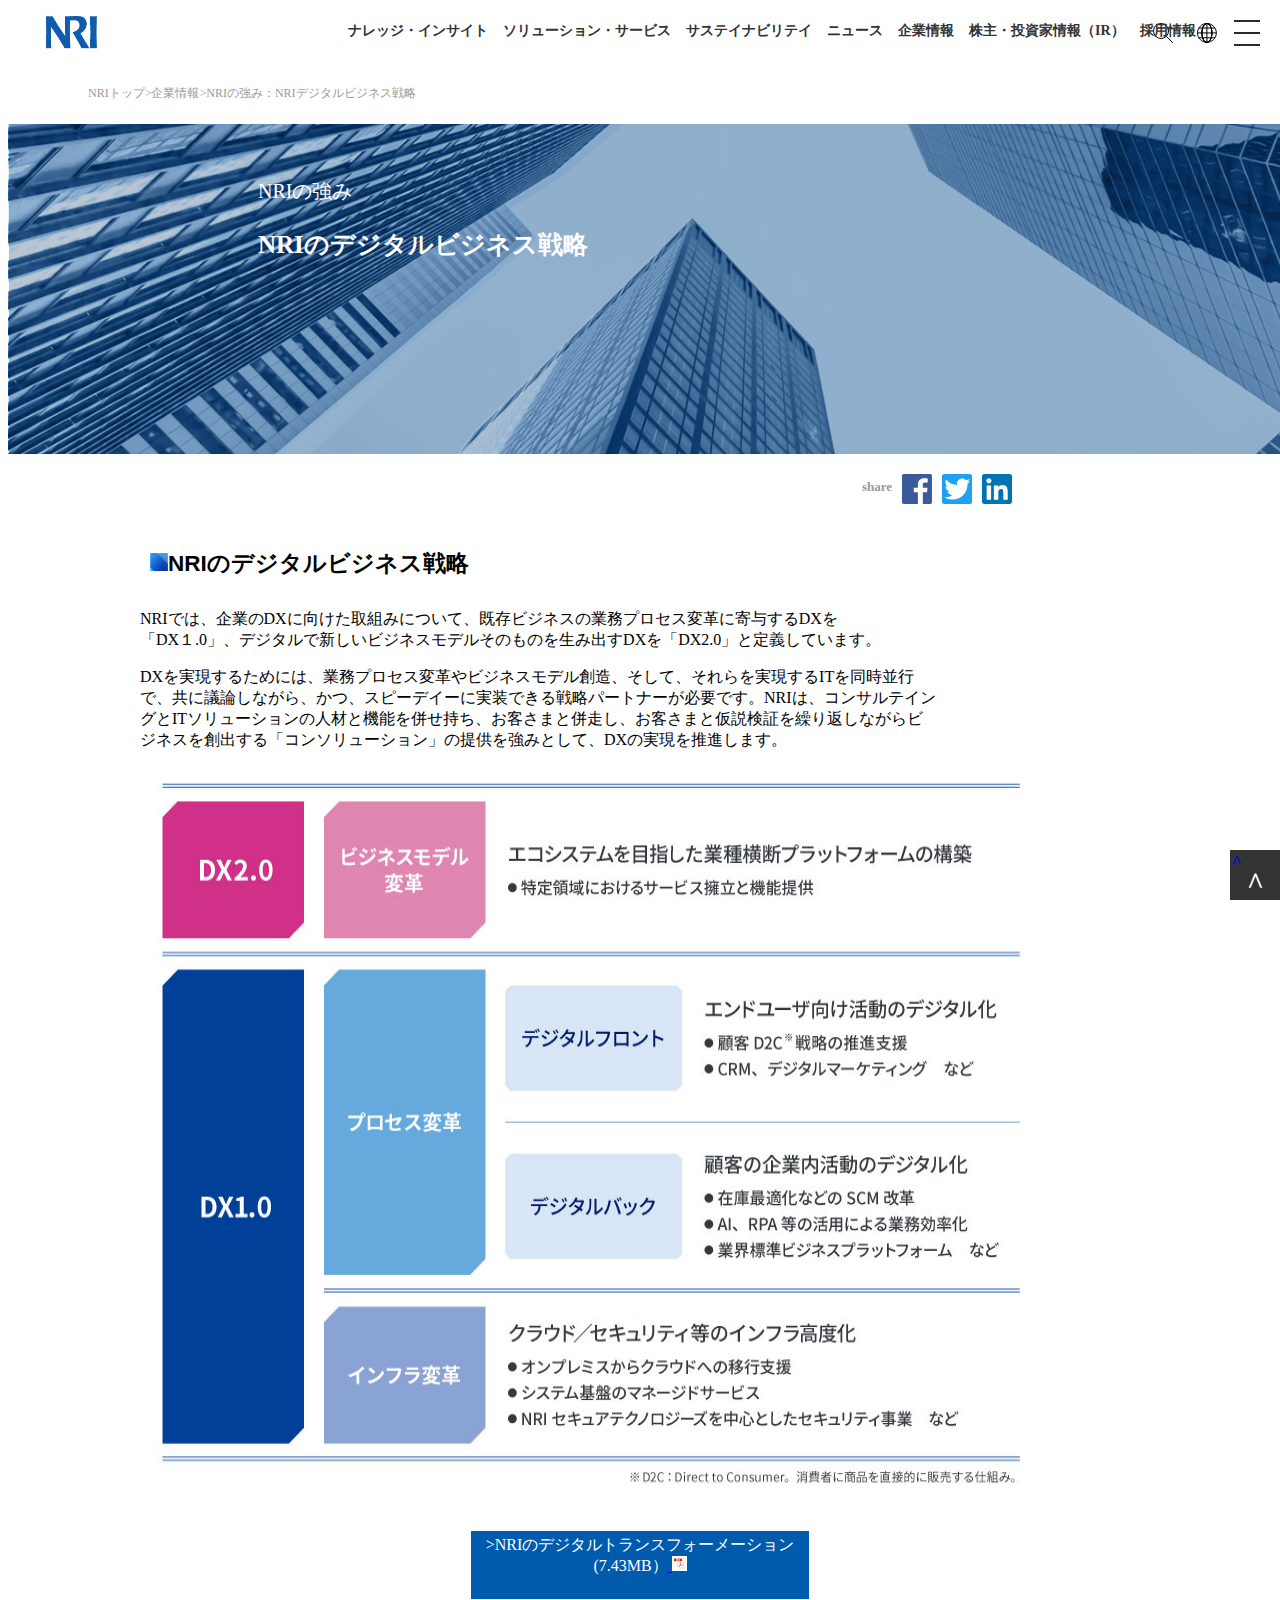
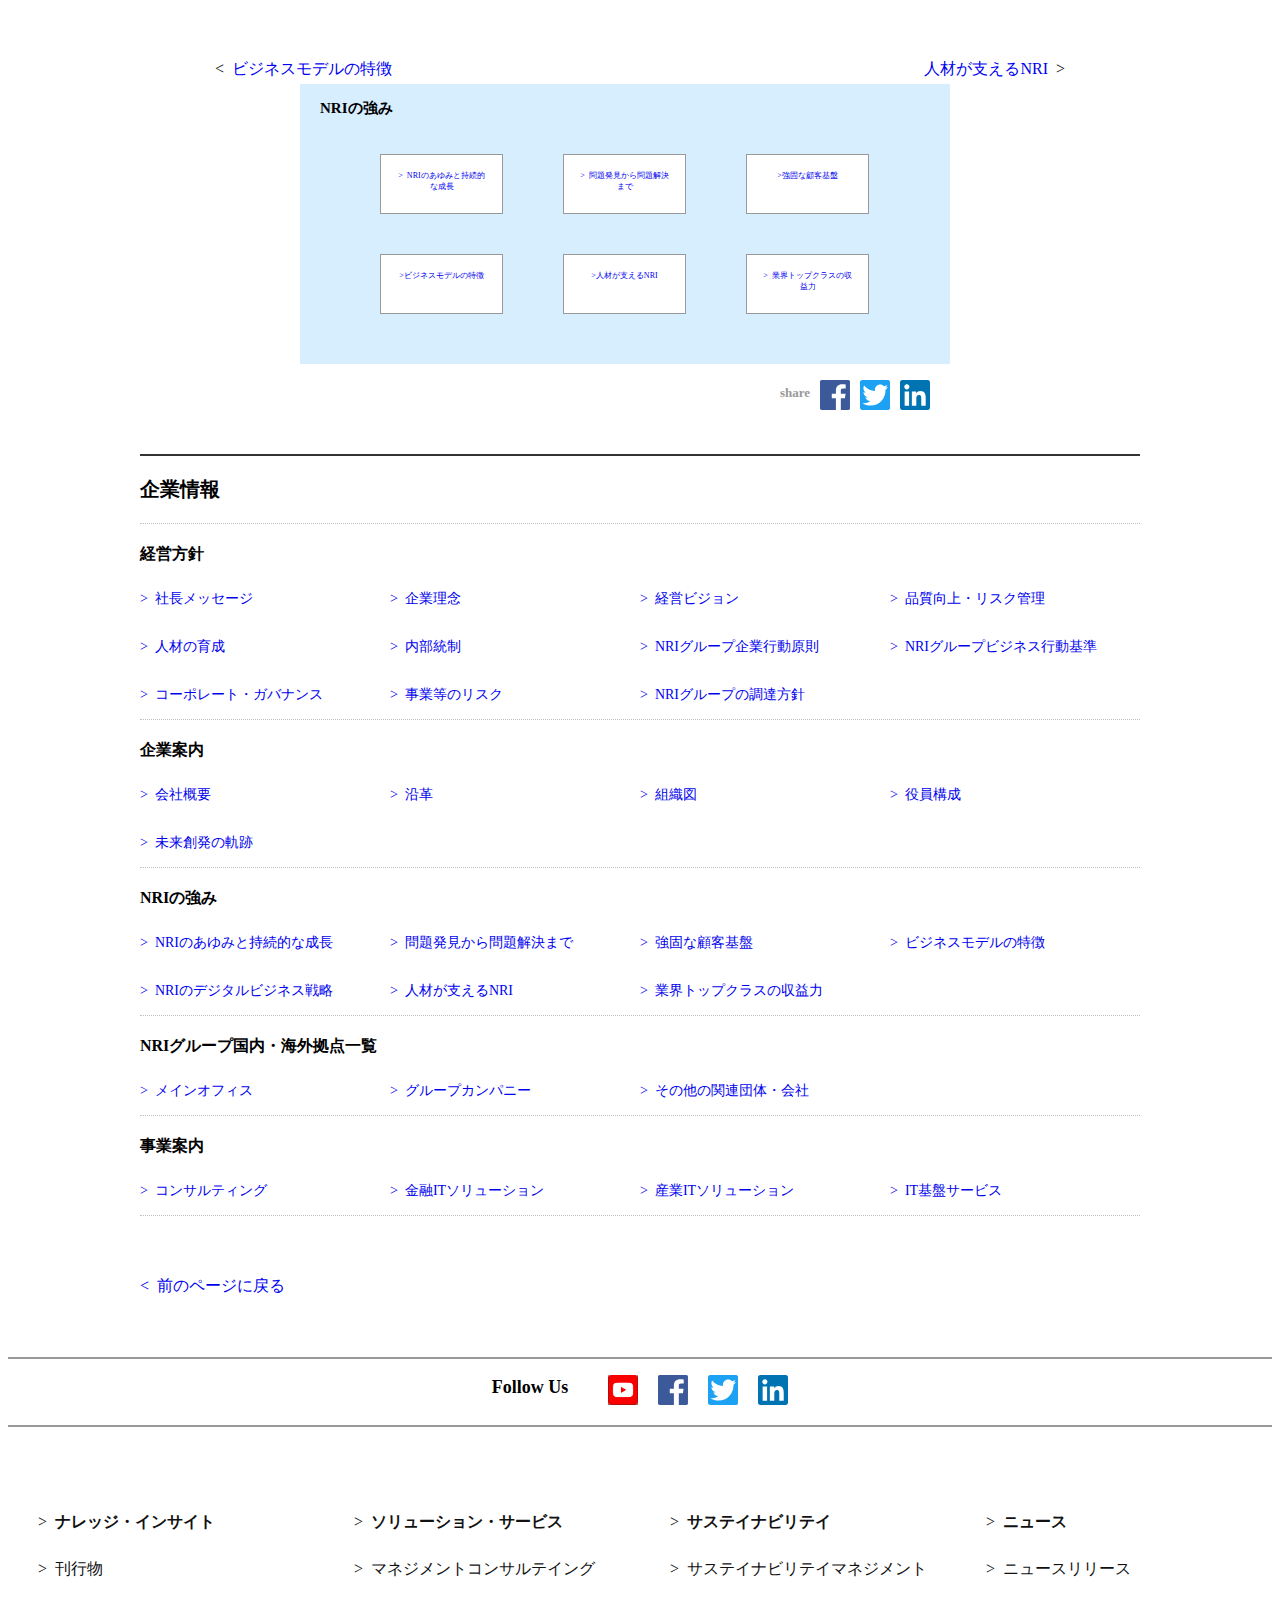
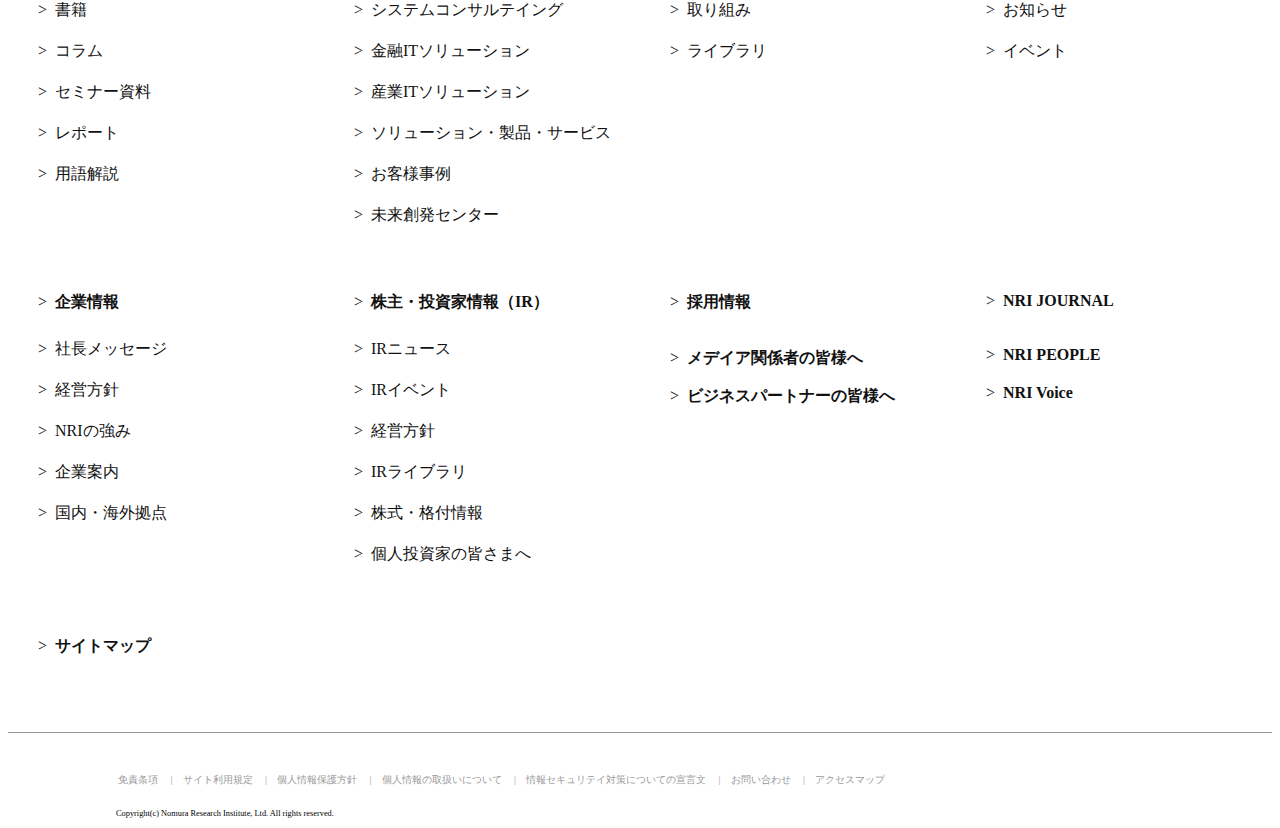
<file: index.html>
<!DOCTYPE html>
<html lang="ja">
<head>
  <meta charset="UTF-8">
  <meta name="viewport" content="width=device-width, initial-scale=1">
  <meta name="description" content="NRIの強み:ビジネスモデルの特徴|企業情報｜野村総合研究所（NRI)">
  <title>NRIの強み:ビジネスモデルの特徴｜企業情報｜野村総合研究所（NRI)</title>
  <link rel="stylesheet" href="styles.css">
  <link rel="icon" type="image/png" href="img/favicon.png" sizes="16x16"> </head>
<body>
  <header>
    <div class="container"> <img src="img/nrilogo.png" alt="NRI" width="70" height="50"></div>
    <nav>
      <ul class="info">
        <li><a href="#"><span class="head">ナレッジ・インサイト</span></a></li>
        <li><a href="#"><span class="head">ソリューション・サービス</span></a></li>
        <li><a href="#"><span class="head">サステイナビリテイ</span></a></li>
        <li><a href="#"><span class="head">ニュース</span></a></li>
        <li><a href="#"><span class="head">企業情報</span></a></li>
        <li><a href="#"><span class="head">株主・投資家情報（IR）</span></a></li>
        <li><a href="#"><span class="head">採用情報</span></a> </li>
      </ul>
    </nav>
    <div class="headerpicture"> <span class="pic"><img src="img/glass.svg" alt="フリーワード検索" width="30" height="20"></span> <span class="pic"><img src="img/earth.svg" alt="英語表記と中国語表記と海外拠点" width="30" height="20"></span>      </div>
    <!--ハンバーガーメニューボタンを実装してみる  -->
    <!-- ここから -->
    <div class="hamburger-menu">
      <div class="hamburger-menu-line line-top"></div>
      <div class="hamburger-menu-line line-middle"></div>
      <div class="hamburger-menu-line line-bottom"></div>
    </div>
    <!-- ここまで -->
    <nav class="bread">
      <ul class="bread-list">
        <li>NRIトップ</li>
        <li>&gt;企業情報</li>
        <li>&gt;NRIの強み：NRIデジタルビジネス戦略</li>
      </ul>
    </nav>
  </header>
  <div class="text-message"> <img src="img/h1_whats_2.jpg" width="1450" height="330" alt="" aria-hidden="true" id="picture2">
    <h1>NRIの強み</h1>
    <p>NRIのデジタルビジネス戦略</p>
  </div>
  <ul class="SNSbutton">
    <li><a href="#"><span class="pic"><img src="img/icon-facebook.svg" alt="facebookでシェア" width="30" height="30"></span></a></li>
    <li><a href="#"><span class="pic"><img src="img/icon-twitter.svg" alt="Twitterでシェア" width="30" height="30"></span></a></li>
    <li><a href="#"><span class="pic"><img src="img/icon-linkedin.svg" alt="linkedinでシェア" width="30" height="30"></span></a></li>
  </ul>
  <div class="maincontainer">
    <section class="topics">
      <h2><span class="pic"><img src="img/bg-heading-h2.png" alt="ブルーbutton" width="18" height="18" >NRIのデジタルビジネス戦略</span></h2>
    </section>
    <div class="NRImessage">
      <p>NRIでは、企業のDXに向けた取組みについて、既存ビジネスの業務プロセス変革に寄与するDXを<br> 「DX１.0」、デジタルで新しいビジネスモデルそのものを生み出すDXを「DX2.0」と定義しています。<br></p>
      <p>DXを実現するためには、業務プロセス変革やビジネスモデル創造、そして、それらを実現するITを同時並行<br> で、共に議論しながら、かつ、スピーデイーに実装できる戦略パートナーが必要です。NRIは、コンサルテイン<br> グとITソリューションの人材と機能を併せ持ち、お客さまと併走し、お客さまと仮説検証を繰り返しながらビ
        <br> ジネスを創出する「コンソリューション」の提供を強みとして、DXの実現を推進します。<br></p>
    </div>
    <div class="picture"> <img src="img/story06_img_01.jpg" width="900" height="730" alt="DXの実現"></div>
    <div class="btn">>NRIのデジタルトランスフォーメーション(7.43MB）<a href="img/NRI_journal_DX2019.pdf" target="_blank">
      <img src="img/images.png" alt="PDF" width="15" height="15"></a></div>
    <div class="NRIstrengths"><a class="NRIbusiness" href="#">&lt;&ensp;ビジネスモデルの特徴</a><a class="NRIhumanresource" href="#">人材が支えるNRI<span class="black">&ensp;&gt;</span></a></div>
    <main>
      <div class="box-header">
        <h3>NRIの強み</h3>
      </div>
      <div class="box-wrapper">
        <div class="NRIstrengthspoint"><a href="#">&gt;&ensp;NRIのあゆみと持続的な成長</a></div>
        <div class="NRIstrengthspoint"><a href="#">&gt;&ensp;問題発見から問題解決まで</a></div>
        <div class="NRIstrengthspoint"><a href="#">&gt;強固な顧客基盤</a></div>
        <div class="NRIstrengthspoint"><a href="#">&gt;ビジネスモデルの特徴</a></div>
        <div class="NRIstrengthspoint"><a href="#">&gt;人材が支えるNRI</a></div>
        <div class="NRIstrengthspoint"><a href="#">&gt;&ensp;業界トップクラスの収益力</a></div>
      </div>
      <ul class="SNSbuttontwo">
        <li><a href="#"><span class="pic"><img src="img/icon-facebook.svg" alt="facebookでシェア" width="30" height="30"></span></a></li>
        <li><a href="#"><span class="pic"><img src="img/icon-twitter.svg" alt="Twitterでシェア" width="30" height="30"></span></a></li>
        <li><a href="#"><span class="pic"><img src="img/icon-linkedin.svg" alt="linkedinでシェア" width="30" height="30"></span></a></li>
      </ul>
    </main>
    <div class="company-infomation">
      <div class="business">企業情報</div>
      <p class="company-infomation-title">経営方針</p>
      <div class="company-common">
        <div class="companygrowth"><a href="#">&gt;&ensp;社長メッセージ</a></div>
        <div class="companygrowth"><a href="#">&gt;&ensp;企業理念</a></div>
        <div class="companygrowth"><a href="#">&gt;&ensp;経営ビジョン</a></div>
        <div class="companygrowth"><a href="#">&gt;&ensp;品質向上・リスク管理</a></div>
        <div class="companygrowth"><a href="#">&gt;&ensp;人材の育成</a></div>
        <div class="companygrowth"><a href="#">&gt;&ensp;内部統制</a></div>
        <div class="companygrowth"><a href="#">&gt;&ensp;NRIグループ企業行動原則</a></div>
        <div class="companygrowth"><a href="#">&gt;&ensp;NRIグループビジネス行動基準</a></div>
        <div class="companygrowth"><a href="#">&gt;&ensp;コーポレート・ガバナンス</a></div>
        <div class="companygrowth"><a href="#">&gt;&ensp;事業等のリスク</a></div>
        <div class="companygrowth"><a href="#">&gt;&ensp;NRIグループの調達方針</a></div>
      </div>
      <div class="company-infomation-title">企業案内</div>
      <div class="company-common">
        <div class="companygrowth"><a href="#">&gt;&ensp;会社概要</a></div>
        <div class="companygrowth"><a href="#">&gt;&ensp;沿革</a></div>
        <div class="companygrowth"><a href="#">&gt;&ensp;組織図</a></div>
        <div class="companygrowth"><a href="#">&gt;&ensp;役員構成</a></div>
        <div class="companygrowth"><a href="#">&gt;&ensp;未来創発の軌跡</a></div>
      </div>
      <div class="company-infomation-title">NRIの強み</div>
      <div class="company-common">
        <div class="companygrowth"><a href="#">&gt;&ensp;NRIのあゆみと持続的な成長</a></div>
        <div class="companygrowth"><a href="#">&gt;&ensp;問題発見から問題解決まで</a></div>
        <div class="companygrowth"><a href="#">&gt;&ensp;強固な顧客基盤</a></div>
        <div class="companygrowth"><a href="#">&gt;&ensp;ビジネスモデルの特徴</a></div>
        <div class="companygrowth"><a href="#">&gt;&ensp;NRIのデジタルビジネス戦略</a></div>
        <div class="companygrowth"><a href="#">&gt;&ensp;人材が支えるNRI</a></div>
        <div class="companygrowth"><a href="#">&gt;&ensp;業界トップクラスの収益力</a></div>
      </div>
      <div class="company-infomation-title">NRIグループ国内・海外拠点一覧</div>
      <div class="company-common">
        <div class="companygrowth"><a href="#">&gt;&ensp;メインオフィス</a></div>
        <div class="companygrowth"><a href="#">&gt;&ensp;グループカンパニー</a></div>
        <div class="companygrowth"><a href="#">&gt;&ensp;その他の関連団体・会社</a></div>
      </div>
      <div class="company-infomation-title">事業案内</div>
      <div class="company-common">
        <div class="companygrowth"><a href="#">&gt;&ensp;コンサルティング</a></div>
        <div class="companygrowth"><a href="#">&gt;&ensp;金融ITソリューション</a></div>
        <div class="companygrowth"><a href="#">&gt;&ensp;産業ITソリューション</a></div>
        <div class="companygrowth"><a href="#">&gt;&ensp;IT基盤サービス</a></div>
      </div>
    </div>
    <div class="back"><a href="#">&lt;&ensp;前のページに戻る</a></div>
  </div>
  <div class="SNSsharebutton">
    <p>Follow Us</p>
    <ul class="sns-button-list">
      <li class="sns-button-list-item"><a href="#"><img src="img/icon-YouTube.png" alt="YouTubeでシェア" width="30" height="30"></a></li>
      <li class="sns-button-list-item"><a href="#"><img src="img/icon-facebook.svg" alt="facebookでシェア" width="30" height="30"></a></li>
      <li class="sns-button-list-item"><a href="#"><img src="img/icon-twitter.svg" alt="Twitterでシェア" width="30" height="30"></a></li>
      <li class="sns-button-list-item"><a href="#"><img src="img/icon-linkedin.svg" alt="linkedinでシェア" width="30" height="30"></a></li>
    </ul>
  </div>
  <div class="knowledge">
    <div class="knowledge-item">
      <div class="common"><a href="#">&gt;&ensp;ナレッジ・インサイト</a></div>
      <ul class="knowledgepoint">
        <li class="knowledgepoint-item"><a href="#">&gt;&ensp;刊行物</a></li>
        <li class="knowledgepoint-item"><a href="#">&gt;&ensp;書籍</a></li>
        <li class="knowledgepoint-item"><a href="#">&gt;&ensp;コラム</a></li>
        <li class="knowledgepoint-item"><a href="#">&gt;&ensp;セミナー資料</a></li>
        <li class="knowledgepoint-item"><a href="#">&gt;&ensp;レポート</a></li>
        <li class="knowledgepoint-item"><a href="#">&gt;&ensp;用語解説</a></li>
      </ul>
    </div>
    <div class="knowledge-item">
      <div class="common"><a href="#">&gt;&ensp;ソリューション・サービス</a></div>
      <ul class="knowledgepoint">
        <li class="knowledgepoint-item"><a href="#">&gt;&ensp;マネジメントコンサルテイング</a></li>
        <li class="knowledgepoint-item"><a href="#">&gt;&ensp;システムコンサルテイング</a></li>
        <li class="knowledgepoint-item"><a href="#">&gt;&ensp;金融ITソリューション</a></li>
        <li class="knowledgepoint-item"><a href="#">&gt;&ensp;産業ITソリューション</a></li>
        <li class="knowledgepoint-item"><a href="#">&gt;&ensp;ソリューション・製品・サービス</a></li>
        <li class="knowledgepoint-item"><a href="#">&gt;&ensp;お客様事例</a></li>
        <li class="knowledgepoint-item"><a href="#">&gt;&ensp;未来創発センター</a></li>
      </ul>
    </div>
    <div class="knowledge-item">
      <div class="common"><a href="#">&gt;&ensp;サステイナビリテイ</a></div>
      <ul class="knowledgepoint">
        <li class="knowledgepoint-item"><a href="#">&gt;&ensp;サステイナビリテイマネジメント</a></li>
        <li class="knowledgepoint-item"><a href="#">&gt;&ensp;取り組み</a></li>
        <li class="knowledgepoint-item"><a href="#">&gt;&ensp;ライブラリ</a></li>
      </ul>
    </div>
    <div class="knowledge-item">
      <div class="common"><a href="#">&gt;&ensp;ニュース</a></div>
      <ul class="knowledgepoint">
        <li class="knowledgepoint-item"><a href="#">&gt;&ensp;ニュースリリース</a></li>
        <li class="knowledgepoint-item"><a href="#">&gt;&ensp;お知らせ</a></li>
        <li class="knowledgepoint-item"><a href="#">&gt;&ensp;イベント</a></li>
      </ul>
    </div>
    <div class="knowledge-item">
      <div class="common"><a href="#">&gt;&ensp;企業情報</a></div>
      <ul class="knowledgepoint">
        <li class="knowledgepoint-item"><a href="#">&gt;&ensp;社長メッセージ</a></li>
        <li class="knowledgepoint-item"><a href="#">&gt;&ensp;経営方針</a></li>
        <li class="knowledgepoint-item"><a href="#">&gt;&ensp;NRIの強み</a></li>
        <li class="knowledgepoint-item"><a href="#">&gt;&ensp;企業案内</a></li>
        <li class="knowledgepoint-item"><a href="#">&gt;&ensp;国内・海外拠点</a></li>
      </ul>
    </div>
    <div class="knowledge-item">
      <div class="common"><a href="#">&gt;&ensp;株主・投資家情報（IR）</a></div>
      <ul class="knowledgepoint">
        <li class="knowledgepoint-item"><a href="#">&gt;&ensp;IRニュース</a></li>
        <li class="knowledgepoint-item"><a href="#">&gt;&ensp;IRイベント</a></li>
        <li class="knowledgepoint-item"><a href="#">&gt;&ensp;経営方針</a></li>
        <li class="knowledgepoint-item"><a href="#">&gt;&ensp;IRライブラリ</a></li>
        <li class="knowledgepoint-item"><a href="#">&gt;&ensp;株式・格付情報</a></li>
        <li class="knowledgepoint-item"><a href="#">&gt;&ensp;個人投資家の皆さまへ</a></li>
      </ul>
    </div>
    <div class="knowledge-item">
      <div class="common"><a href="#">&gt;&ensp;採用情報</a></div>
      <ul class="knowledgepoint">
        <li class="knowledgepoint-tool"><a href="#">&gt;&ensp;メデイア関係者の皆様へ</a></li>
        <li class="knowledgepoint-tool"><a href="#">&gt;&ensp;ビジネスパートナーの皆様へ</a></li>
      </ul>
    </div>
    <div class="knowledge-item">
      <div class="common"><a href="#">&gt;&ensp;NRI JOURNAL</a></div>
      <ul class="knowledgepoint">
        <li class="knowledgepoint-tool"><a href="#">&gt;&ensp;NRI PEOPLE</a></li>
        <li class="knowledgepoint-tool"><a href="#">&gt;&ensp;NRI Voice</a></li>
      </ul>
    </div>
    <div class="sitemap"><a href="#">&gt;&ensp;サイトマップ</a></div>
  </div>
  <footer class="footer">
    <nav class="footer-navigation">
      <div class="footer-navigation-list">
        <ul class="footer-item">
          <li class="footer-item"><a href="#">免責条項</a></li>
          <li class="footer-item"><a href="#">サイト利用規定</a></li>
          <li class="footer-item"><a href="#">個人情報保護方針</a></li>
          <li class="footer-item"><a href="#">個人情報の取扱いについて</a></li>
          <li class="footer-item"><a href="#">情報セキュリテイ対策についての宣言文</a></li>
          <li class="footer-item"><a href="#">お問い合わせ</a></li>
          <li class="footer-item"><a href="#">アクセスマップ</a></li>
        </ul>
        <p><small>Copyright(c) Nomura Research Institute, Ltd. All rights reserved.</small></p>
      </div>
      <div id="page_top"><a href="#">&and;</a></div>
    </nav>
  </footer>
</body>
</html>
</file>
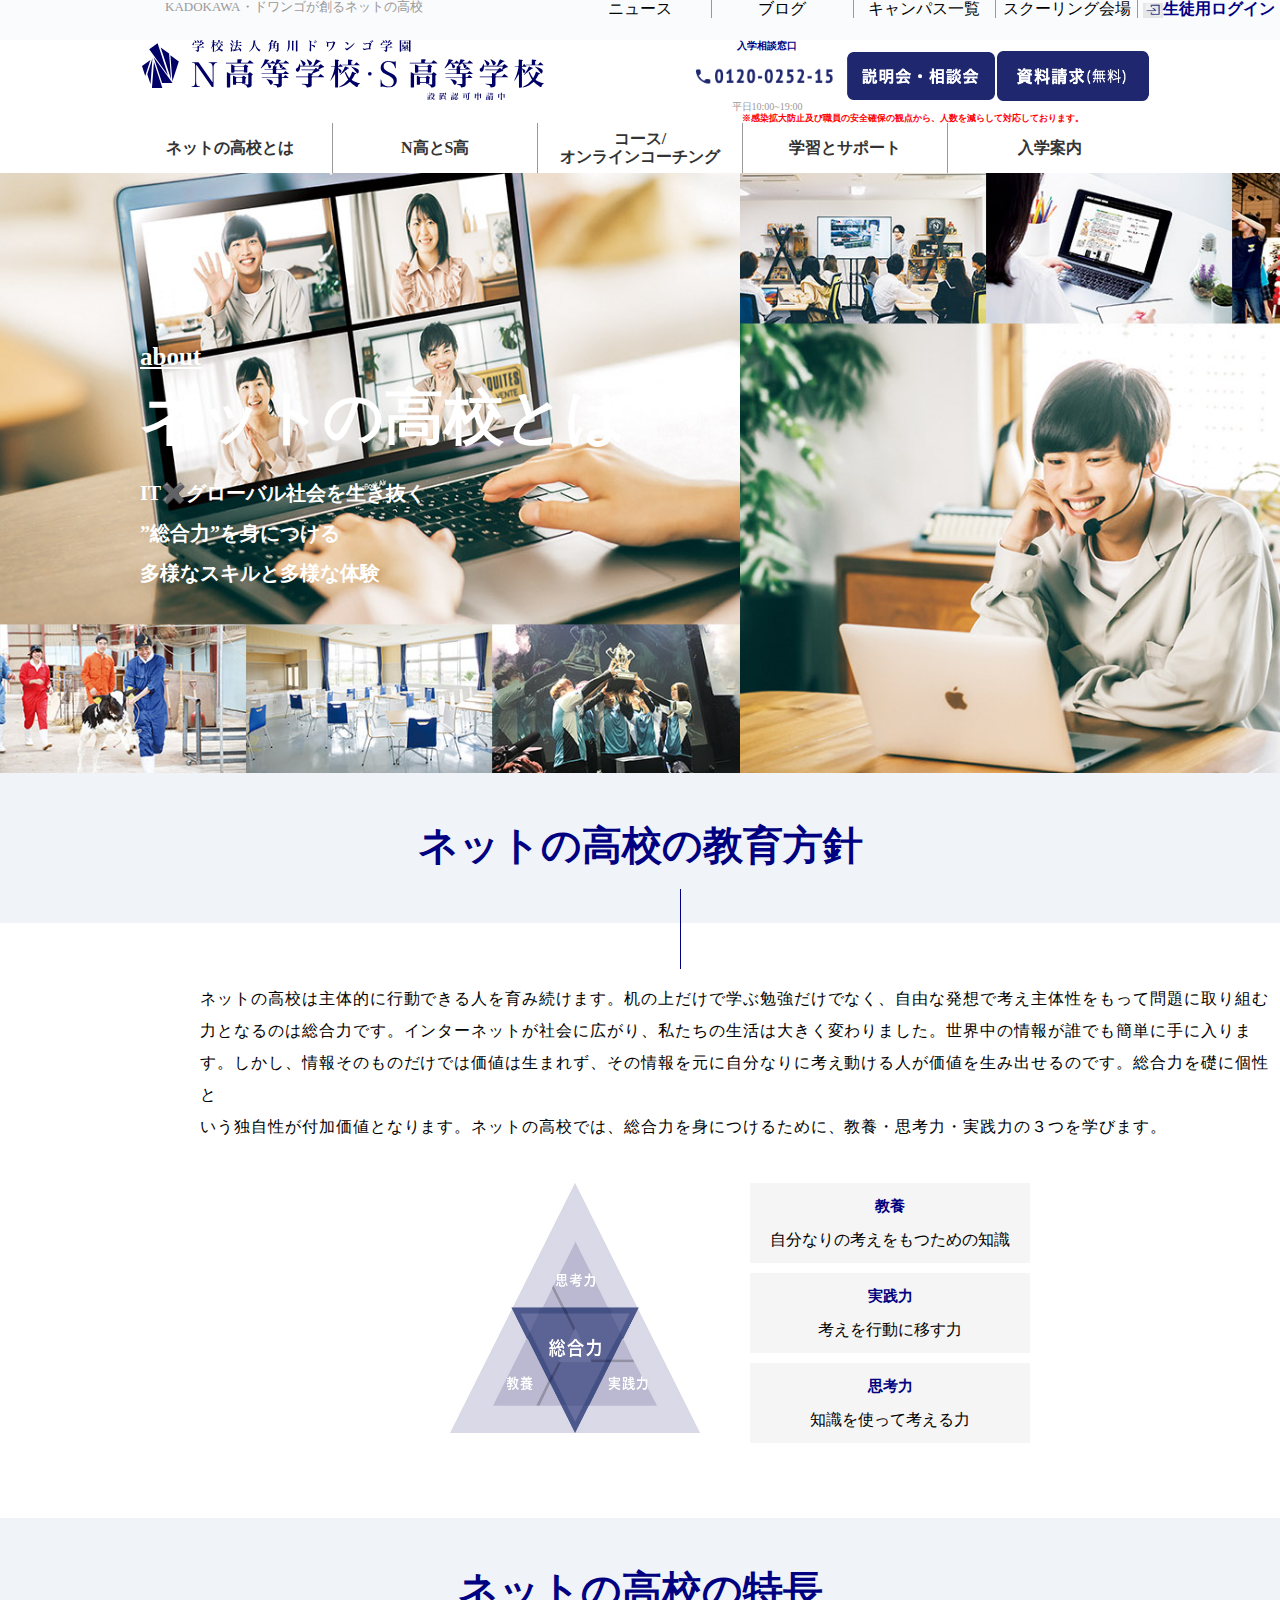
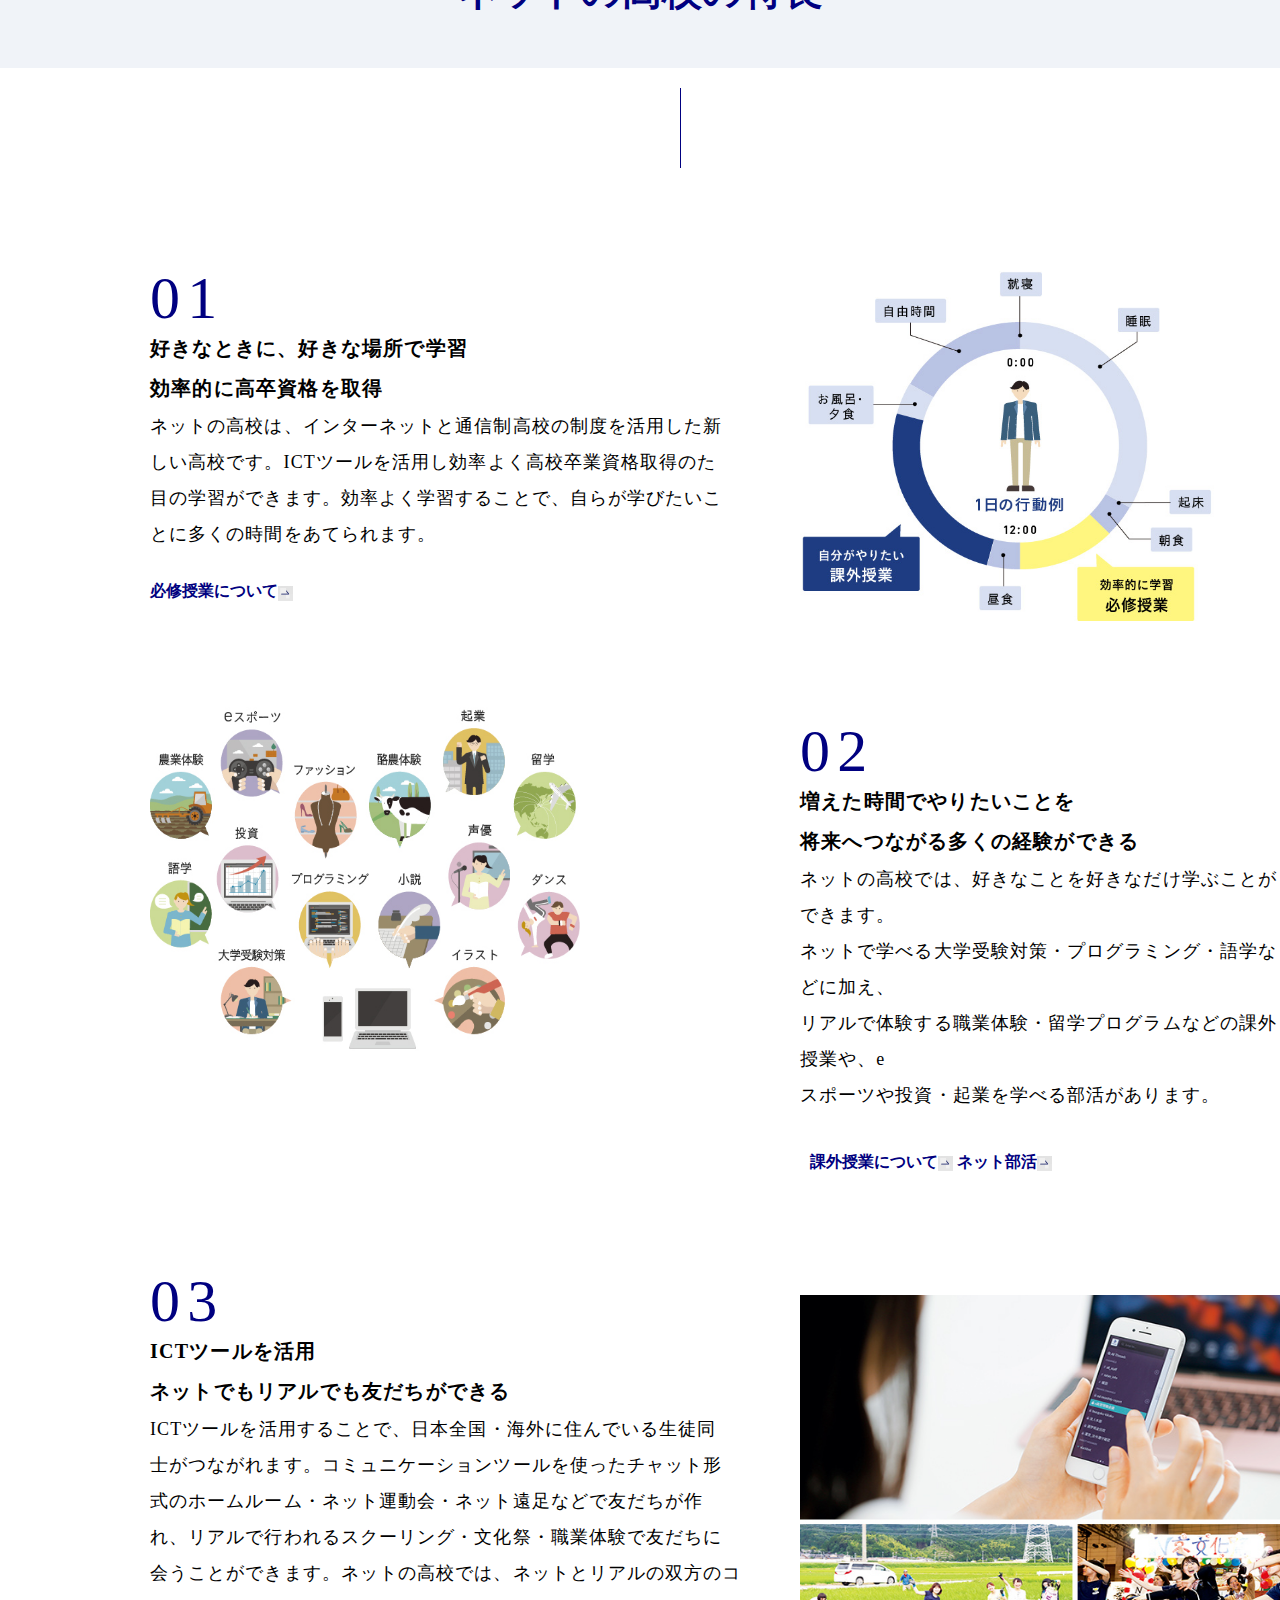
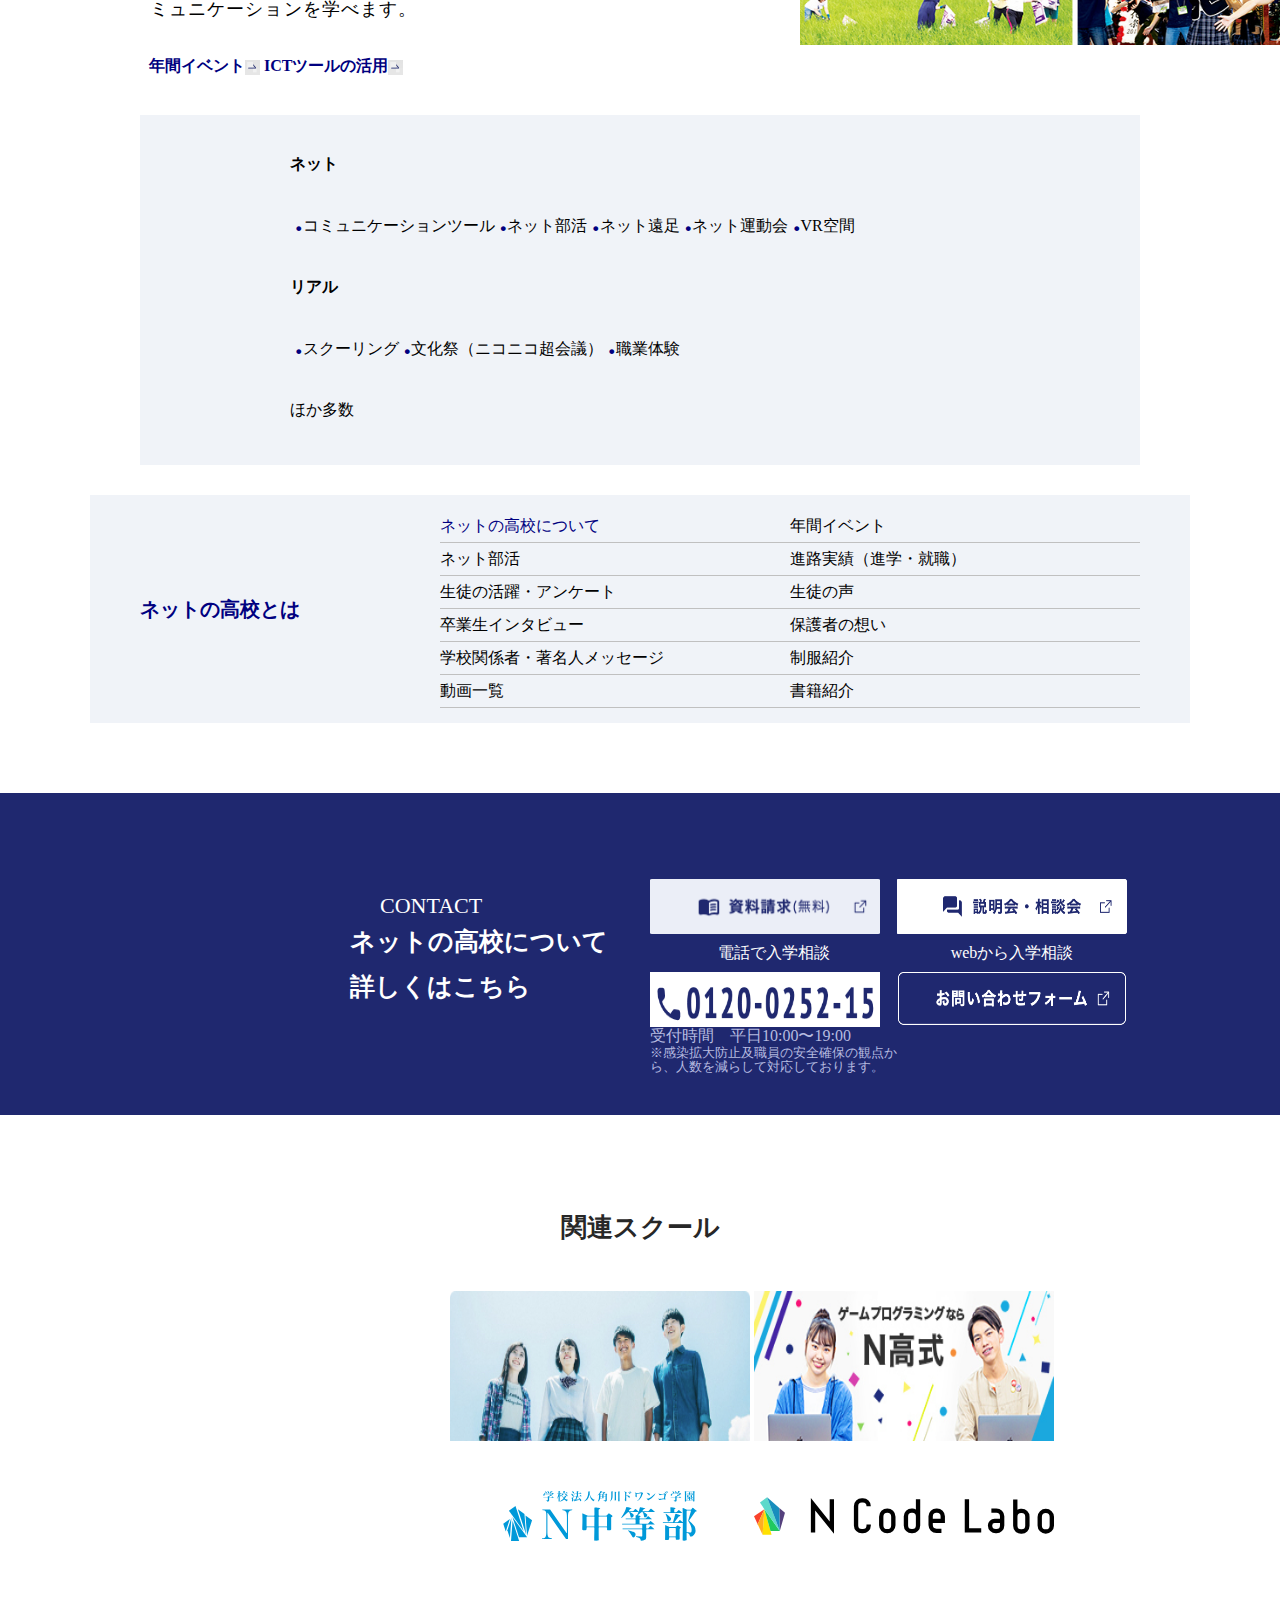
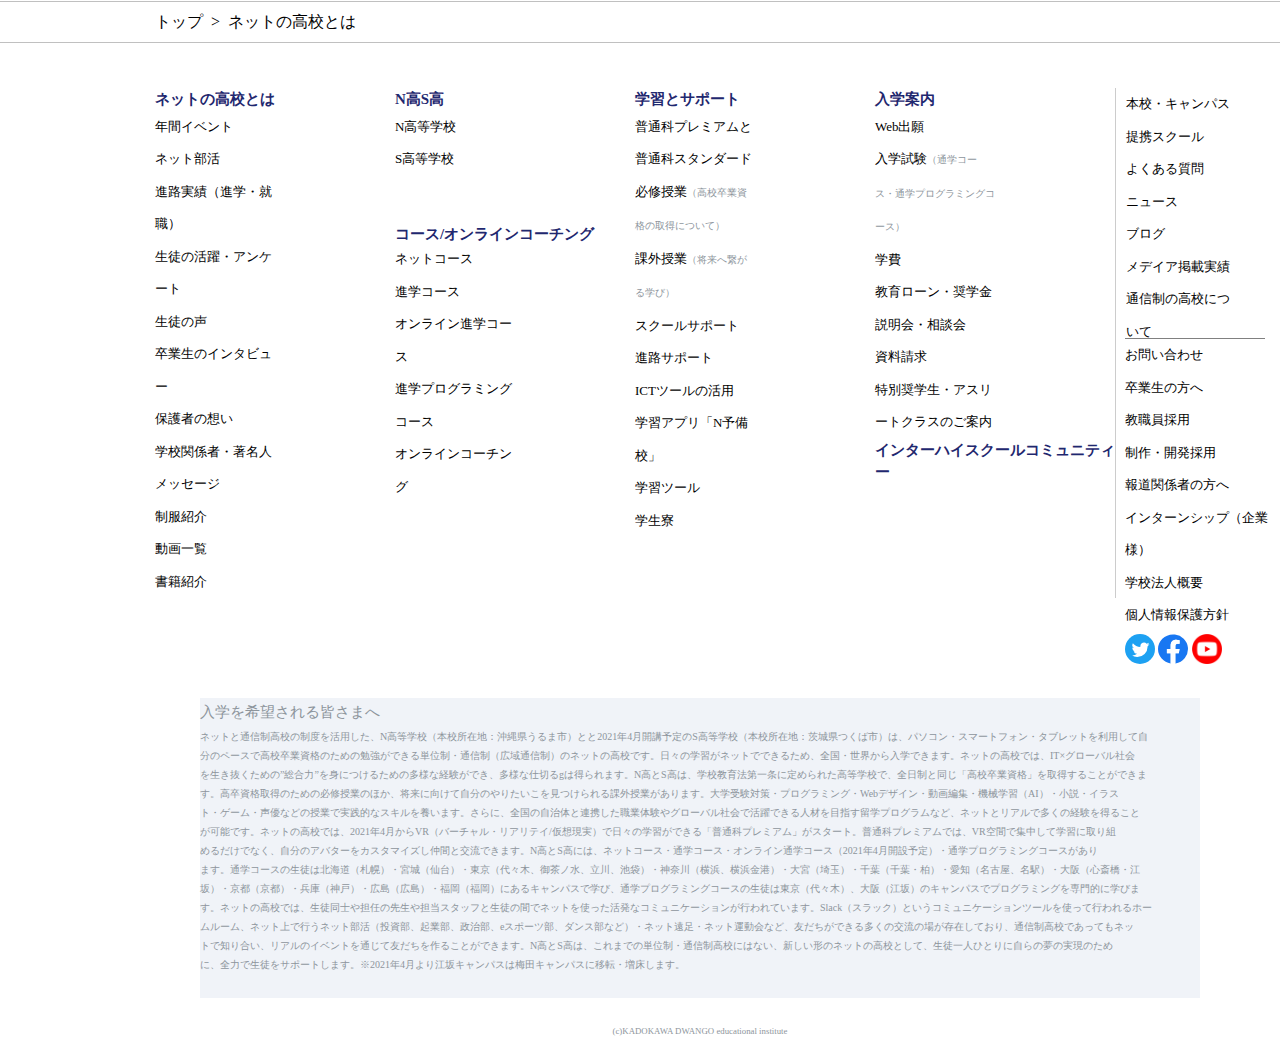
<file: html-nkou/index.html>
<!DOCTYPE html>
<html lang="ja">

<head>
  <meta charset="UTF-8">
  <meta name="viewport" content="width=device-width, initial-scale=1">
  <meta name="description" content="KADOKAWA・ドワンゴが創るネットの高校">
  <title>ネットの高校とは｜N高等学校S高等学校＜設置認可申請中＞（通信制高校 広域・単位制）</title>
  <link rel="stylesheet" href="styles.css">
  <link rel="stylesheet" href="reset.css">
  <link rel="icon" type="image/png" href="img/schoollogo.png" sizes="20x20">
</head>
<body>
  <header>
<nav>
  <div class="top-header">
   <table width="100%">
    <tr>
      <td width="40%" class="right-info">KADOKAWA・ドワンゴが創るネットの高校</td>
      <td width="50%">
        <table>
          <tr>
            <td width="15%"  align="center" class="right-line" ><a href="#">ニュース</a></td>
            <td width="15%"  align="center" class="right-line"><a href="#">ブログ</a></td>
            <td width="15%"  align="center" class="right-line"><a href="#">キャンパス一覧</a></td>
            <td width="15%"  align="center" class="right-line"><a href="#">スクーリング会場</a></td>
            <td width="15%"  align="center" class="right-letter"><a href="#"><img src="img/login.png" alt="生徒用ログイン" width="20" height="15">生徒用ログイン</a></td></table>
    </tr>
  </table>
</div>
<div align="center">
  <table id="tbl-bdr" width="80%">
   <tr>
      <td width="50%"><img src="img/logo_header.svg" alt="N高等学校・S高等学校" width="430" height="60"></td>
      <td width="50%">
        <div align="right">
          <table class="tbl-bdr" width="60%">
            <tr>
                <td class="enter">入学相談窓口</td>
                <td></td>
                <td></td>
            </tr>
            <tr>
                <td><img src="img/top-telpic.png" alt="画像" width="150"></td>
                <td><img src="img/top-leftheaderpic.png" alt="画像" width="155" height="50"></td>
                <td><img src="img/top-rightheaderpic.png" alt="画像" width="155" height="50"></td>
            </tr>
            <tr>
              <td class="time">平日10:00~19:00</td>
              <td></td>
              <td></td>
            </tr>
          </table>
          <table class="tbl-bdr" width="80%">
            <tr>
              <td width="60%" height="10px" class="infomation">※感染拡大防止及び職員の安全確保の観点から、人数を減らして対応しております。</td>
            </tr>
          </table>
        </div>
      </td>
    </table>
</div>
    <div align="center">
    <table class="tbl-bdr" width="80%">
      <tr>
        <td width="20%" height="50px" align="center" class="right-line"><a href="#">ネットの高校とは</a></td>
        <td width="20%" height="50px" align="center" class="right-line"><a href="#">N高とS高</a></td>
        <td width="20%" height="50px" align="center" class="right-line"><a href="#">コース/<br>オンラインコーチング</a></td>
        <td width="20%" height="50px" align="center" class="right-line"><a href="#">学習とサポート</a></td>
        <td width="20%" height="50px" align="center"><a href="#">入学案内</a></td>
      </tr>
    </table>
  </div>
      <div class="pic">
        <img src="img/mv%20(6).jpg" alt="画像" width="1480" height="600">
      </div>
      <div class="introduction">
     <p class="about">about</p>
      <h1>ネットの高校とは</h1>
      <p class="skill">IT✖️グローバル社会を生き抜く<br>
       ”総合力”を身につける<br>
      多様なスキルと多様な体験</p></div>
    </nav>
  </header>
  <main>
    <div class="policy">
    <h1 class="education">ネットの高校の教育方針</h1>
    <div class="center-line position-center-line"></div>
  </div>
    <p class="education-action">ネットの高校は主体的に行動できる人を育み続けます。机の上だけで学ぶ勉強だけでなく、自由な発想で考え主体性をもって問題に取り組む
      <br>力となるのは総合力です。インターネットが社会に広がり、私たちの生活は大きく変わりました。世界中の情報が誰でも簡単に手に入りま
      <br>す。しかし、情報そのものだけでは価値は生まれず、その情報を元に自分なりに考え動ける人が価値を生み出せるのです。総合力を礎に個性と
      <br>いう独自性が付加価値となります。ネットの高校では、総合力を身につけるために、教養・思考力・実践力の３つを学びます。</p>
    <div class="pic-triangle"><img src="img/01.jpg" alt="画像" width="250" height="250"></div>
    <div class="box-item-first">
      <p class="box-title">教養</p>
      <p class="box-content">自分なりの考えをもつための知識</p>
    </div>
    <div class="box-item-second">
      <p class="box-title">実践力</p>
      <p class="box-content">考えを行動に移す力</p>
    </div>
    <div class="box-item-third">
      <p class="box-title">思考力</p>
      <p class="box-content">知識を使って考える力</p>
    </div>
    <div class="feature-one">
    <h2 class="education">ネットの高校の特長</h2>
    </div>
    <div class="center-line under-center-line"></div>
    <section class="convenience-item">
      <div class="title">
        <h2 class="number-one">01</h2>
        <p class="learn">好きなときに、好きな場所で学習
          <br>効率的に高卒資格を取得</p>
        <p class="detail-hightschool">ネットの高校は、インターネットと通信制高校の制度を活用した新
          <br>しい高校です。ICTツールを活用し効率よく高校卒業資格取得のた
          <br>目の学習ができます。効率よく学習することで、自らが学びたいこ
          <br>とに多くの時間をあてられます。</p>
        <div class="lesson">
          <a href="#">必修授業について<img src="img/arrow.png" alt="画像" width="15" height="15"></a>
       </div>
      </div>
      <div class="convenience-pic-one">
        <img src="img/02.jpg" alt="画像" width="430" height="350">
      </div>
    </section>
    <section class="convenience-item">
      <div class="convenience-pic-second">
        <img src="img/03.jpg" alt="画像" width="430" height="350">
      </div>
      <div class="title">
        <h2 class="number-second">02</h2>
        <p class="future">増えた時間でやりたいことを
          <br>将来へつながる多くの経験ができる</p>
          <p class="learn-second">ネットの高校では、好きなことを好きなだけ学ぶことができます。
          <br>ネットで学べる大学受験対策・プログラミング・語学などに加え、
          <br>リアルで体験する職業体験・留学プログラムなどの課外授業や、e
          <br>スポーツや投資・起業を学べる部活があります。</p>
        <div class="lesson-experience"><a href="#">課外授業について<img src="img/arrow.png" alt="画像" width="15" height="15"></a>
          <a href="#">ネット部活<img src="img/arrow.png" alt="画像" width="15" height="15"></a>
        </div>
      </div>
    </section>
    <section class="convenience-item">
      <div class="title">
        <h2 class="number-third">03</h2>
        <p class="tool">ICTツールを活用
          <br>ネットでもリアルでも友だちができる</p>
          <p class="tool-detail">ICTツールを活用することで、日本全国・海外に住んでいる生徒同
          <br>士がつながれます。コミュニケーションツールを使ったチャット形
          <br>式のホームルーム・ネット運動会・ネット遠足などで友だちが作
          <br>れ、リアルで行われるスクーリング・文化祭・職業体験で友だちに
          <br>会うことができます。ネットの高校では、ネットとリアルの双方のコ
          <br>ミュニケーションを学べます。</p>
        <div class="lesson-experience-two"><a href="#">年間イベント<img src="img/arrow.png" alt="画像" width="15" height="15"></a>
        <a href="#">ICTツールの活用<img src="img/arrow.png" alt="画像" width="15" height="15"></a></div>
      </div>
      <div class="convenience-pic-third"><img src="img/04.jpg" alt="画像" width="550" height="350"></div>
    </section>
  <div class="way">
   <p class="method">ネット</p>
   <ul class="tool-item">
    <li>コミュニケーションツール</li>
    <li>ネット部活</li>
    <li>ネット遠足</li>
    <li>ネット運動会</li>
    <li>VR空間</li>
   </ul>
  <div class="real">
   <p class="real-life">リアル</p>
   <ul class="tool-item">
    <li>スクーリング</li>
    <li>文化祭（ニコニコ超会議）</li>
    <li>職業体験</li>
   </ul>
  <div class="other">ほか多数</div>
</div>
</div>
  </main>
<div class="school">
  <p class="about-onlineschool">ネットの高校とは</p>
<div class="school-introduce">
  <div class="school-introduce-detail"><a href="#"><span style="color: navy;">ネットの高校について</span></a></div>
  <div class="school-introduce-detail"><a href="#">ネット部活</a></div>
  <div class="school-introduce-detail"><a href="#">生徒の活躍・アンケート</a></div>
  <div class="school-introduce-detail"><a href="#">卒業生インタビュー</a></div>
  <div class="school-introduce-detail"><a href="#">学校関係者・著名人メッセージ</a></div>
  <div class="school-introduce-detail"><a href="#">動画一覧</a></div>
</div>
  <div class="school-event">
    <div class="school-event-detail"><a href="#">年間イベント</a></div>
    <div class="school-event-detail"><a href="#">進路実績（進学・就職）</a></div>
    <div class="school-event-detail"><a href="#">生徒の声</a></div>
    <div class="school-event-detail"><a href="#">保護者の想い</a></div>
    <div class="school-event-detail"><a href="#">制服紹介</a></div>
    <div class="school-event-detail"><a href="#">書籍紹介</a></div>
  </div>
</div>
<div class="center-content">
<div class="container">CONTACT</div>
<p class="about-web-hightschool">ネットの高校について<br>詳しくはこちら</p>
<table class="application">
  <tr>
    <td class="application-tool"><img src="img/documentrequest.png" alt="画像" width="230" height="55"></td>
    <td class="application-tool"><img src="img/infomationsession.png" alt="画像" width="230" height="55"></td>
  </tr>
  <tr>
    <td class="application-tool-phone">電話で入学相談</td>
    <td class="application-tool-phone">webから入学相談</td>
  </tr>
<tr>
    <td class="application-tool"><img src="img/telnumber.png" alt="画像" width="230" height="55"></td>
    <td class="application-tool"><img src="img/custmersupport.png" alt="画像" width="230" height="55"></td>
  </tr>
  <tr>
    <td class="application-tool">受付時間　平日10:00〜19:00</td>
    <td></td>
  </tr>
  <tr>
    <td class="application-tool-text">※感染拡大防止及職員の安全確保の観点か<br>ら、人数を減らして対応しております。</td>
    <td></td>
  </tr>
</table>
</div>
<div class="other-school">関連スクール</div>
<div class="school-select"><a href="#"><img src="img/njr.jpg" alt="画像" width="300" height="150">
    <img src="img/ncodelabo.jpg" alt="画像" width="300" height="150"></a>
</div>
<div class="school-select"><a href="#"><img src="img/logo_njr.svg" alt="画像" width="300" height="50">
    <img src="img/logp_ncodelabo.svg" alt="画像" width="300" height="50"></a>
</div>
<div class="top-line">
  <div class="top-content">トップ &gt;&ensp;ネットの高校とは</div>
</div>
<div class="nkou-detail">
  <div class="school-topics">
    <div class="common"><a href="#">ネットの高校とは</a></div>
    <ul class="school-purpose">
      <li class="school-purpose-activity"><a href="#">年間イベント</a></li>
      <li class="school-purpose-activity"><a href="#">ネット部活</a></li>
      <li class="school-purpose-activity"><a href="#">進路実績（進学・就職）</a></li>
      <li class="school-purpose-activity"><a href="#">生徒の活躍・アンケート</a></li>
      <li class="school-purpose-activity"><a href="#">生徒の声</a></li>
      <li class="school-purpose-activity"><a href="#">卒業生のインタビュー</a></li>
      <li class="school-purpose-activity"><a href="#">保護者の想い</a></li>
      <li class="school-purpose-activity"><a href="#">学校関係者・著名人メッセージ</a></li>
      <li class="school-purpose-activity"><a href="#">制服紹介</a></li>
      <li class="school-purpose-activity"><a href="#">動画一覧</a></li>
      <li class="school-purpose-activity"><a href="#">書籍紹介</a></li>
    </ul>
  </div>
  <div class="school-topics">
    <div class="common"><a href="#">N高S高</a></div>
      <ul class="school-purpose">
        <li class="school-purpose-activity"><a href="#">N高等学校</a></li>
        <li class="school-purpose-activity"><a href="#">S高等学校</a></li>
      </ul>
      <div class="common-one"><a href="#">コース/オンラインコーチング</a></div>
      <ul class="school-purpose">
        <li class="school-purpose-activity" ><a href="#">ネットコース</a></li>
        <li class="school-purpose-activity"><a href="#">進学コース</a></li>
        <li class="school-purpose-activity"><a href="#">オンライン進学コース</a></li>
        <li class="school-purpose-activity"><a href="#">進学プログラミングコース</a></li>
        <li class="school-purpose-activity"><a href="#">オンラインコーチング</a></li>
      </ul>
  </div>
  <div class="school-topics">
    <div class="common"><a href="#">学習とサポート</a></div>
    <ul class="school-purpose">
      <li class="school-purpose-activity"><a href="#">普通科プレミアムと普通科スタンダード</a></li>
      <li class="school-purpose-activity"><a href="#">必修授業<span style="font-size:10px;color:#8d959c;">（高校卒業資格の取得について）</span></a></li>
      <li class="school-purpose-activity"><a href="#">課外授業<span style="font-size:10px;color:#8d959c;">（将来へ繋がる学び）</span></a></li>
      <li class="school-purpose-activity"><a href="#">スクールサポート</a></li>
      <li class="school-purpose-activity"><a href="#">進路サポート</a></li>
      <li class="school-purpose-activity"><a href="#">ICTツールの活用</a></li>
      <li class="school-purpose-activity"><a href="#">学習アプリ「N予備校」</a></li>
      <li class="school-purpose-activity"><a href="#">学習ツール</a></li>
      <li class="school-purpose-activity"><a href="#">学生寮</a></li>
    </ul>
  </div>
  <div class="school-topics">
    <div class="common"><a href="#">入学案内</a></div>
    <ul class="school-purpose">
      <li class="school-purpose-activity"><a href="#">Web出願</a></li>
      <li class="school-purpose-activity"><a href="#">入学試験<span style="font-size:10px;color:#8d959c;">（通学コース・通学プログラミングコース）</span></a></li>
      <li class="school-purpose-activity"><a href="#">学費</a></li>
      <li class="school-purpose-activity"><a href="#">教育ローン・奨学金</a></li>
      <li class="school-purpose-activity"><a href="#">説明会・相談会</a></li>
      <li class="school-purpose-activity"><a href="#">資料請求</a></li>
      <li class="school-purpose-activity"><a href="#">特別奨学生・アスリートクラスのご案内</a> </li>
    </ul>
    <div class="common"><a href="#">インターハイスクールコミュニティー</a></div>
  </div>
  <div class="school-topics left-line">
    <ul class="school-purpose">
      <li class="school-purpose-activity"><a href="#">本校・キャンパス</a> </li>
      <li class="school-purpose-activity"><a href="#">提携スクール</a></li>
      <li class="school-purpose-activity"><a href="#">よくある質問</a></li>
      <li class="school-purpose-activity"><a href="#">ニュース</a></li>
      <li class="school-purpose-activity"><a href="#">ブログ</a></li>
      <li class="school-purpose-activity"><a href="#">メデイア掲載実績</a> </li>
      <li class="school-purpose-activity"><a href="#">通信制の高校について</a></li>
    </ul>
  </div>
  <div class="school-detail">
    <hr noshade="1" width="90%">
    <ul class="school-purpose">
      <li class="school-activity-overview"><a href="#">お問い合わせ</a></li>
      <li class="school-activity-overview"><a href="#">卒業生の方へ</a></li>
      <li class="school-activity-overview"><a href="#">教職員採用</a></li>
      <li class="school-activity-overview"><a href="#">制作・開発採用</a></li>
      <li class="school-activity-overview"><a href="#">報道関係者の方へ</a></li>
      <li class="school-activity-overview"><a href="#">インターンシップ（企業様）</a></li>
      <li class="school-activity-overview"><a href="#">学校法人概要</a></li>
      <li class="school-activity-overview"><a href="#">個人情報保護方針</a></li>
     </ul>
    <div class="SNSbutton">
      <ul class="sns-button-list">
        <li class="SNSbutton-item"><a href="#"><img src="img/icon_tw.svg" alt="Twitterでシェア" width="30" height="30"></a></li>
        <li class="SNSbutton-item"><a href="#"><img src="img/icon_fb.svg" alt="facebookでシェア" width="30" height="30"></a></li>
        <li class="SNSbutton-item"><a href="#"><img src="img/icon_yt.svg" alt="YouTubeでシェア" width="30" height="30"></a></li>
      </ul>
    </div>
  </div>
</div>
  <footer class="footer">
    <p class="last">入学を希望される皆さまへ</p>
    <p class="last-text">ネットと通信制高校の制度を活用した、N高等学校（本校所在地：沖縄県うるま市）とと2021年4月開講予定のS高等学校（本校所在地：茨城県つくば市）は、パソコン・スマートフォン・タブレットを利用して自<br> 分のペースで高校卒業資格のための勉強ができる単位制・通信制（広域通信制）のネットの高校です。日々の学習がネットでできるため、全国・世界から入学できます。ネットの高校では、IT×グローバル社会<br>を生き抜くための”総合力”を身につけるための多様な経験ができ、多様な仕切るgは得られます。N高とS高は、学校教育法第一条に定められた高等学校で、全日制と同じ「高校卒業資格」を取得することができま<br> す。高卒資格取得のための必修授業のほか、将来に向けて自分のやりたいこを見つけられる課外授業があります。大学受験対策・プログラミング・Webデザイン・動画編集・機械学習（AI）・小説・イラス<br> ト・ゲーム・声優などの授業で実践的なスキルを養います。さらに、全国の自治体と連携した職業体験やグローバル社会で活躍できる人材を目指す留学プログラムなど、ネットとリアルで多くの経験を得ること<br> が可能です。ネットの高校では、2021年4月からVR（バーチャル・リアリテイ/仮想現実）で日々の学習ができる「普通科プレミアム」がスタート。普通科プレミアムでは、VR空間で集中して学習に取り組 <br> めるだけでなく、自分のアバターをカスタマイズし仲間と交流できます。N高とS高には、ネットコース・通学コース・オンライン通学コース（2021年4月開設予定）・通学プログラミングコースがあり<br>ます。通学コースの生徒は北海道（札幌）・宮城（仙台）・東京（代々木、御茶ノ水、立川、池袋）・神奈川（横浜、横浜金港）・大宮（埼玉）・千葉（千葉・柏）・愛知（名古屋、名駅）・大阪（心斎橋・江<br> 坂）・京都（京都）・兵庫（神戸）・広島（広島）・福岡（福岡）にあるキャンパスで学び、通学プログラミングコースの生徒は東京（代々木）、大阪（江坂）のキャンパスでプログラミングを専門的に学びま<br>す。ネットの高校では、生徒同士や担任の先生や担当スタッフと生徒の間でネットを使った活発なコミュニケーションが行われています。Slack（スラック）というコミュニケーションツールを使って行われるホー<br>ムルーム、ネット上で行うネット部活（投資部、起業部、政治部、eスポーツ部、ダンス部など）・ネット遠足・ネット運動会など、友だちができる多くの交流の場が存在しており、通信制高校であってもネッ<br>トで知り合い、リアルのイベントを通じて友だちを作ることができます。N高とS高は、これまでの単位制・通信制高校にはない、新しい形のネットの高校として、生徒一人ひとりに自らの夢の実現のため<br>に、全力で生徒をサポートします。※2021年4月より江坂キャンパスは梅田キャンパスに移転・増床します。</p>
    <p class="last-message"><small>(c)KADOKAWA DWANGO educational institute</small></p>
  </footer>
</body>

</html>
</file>
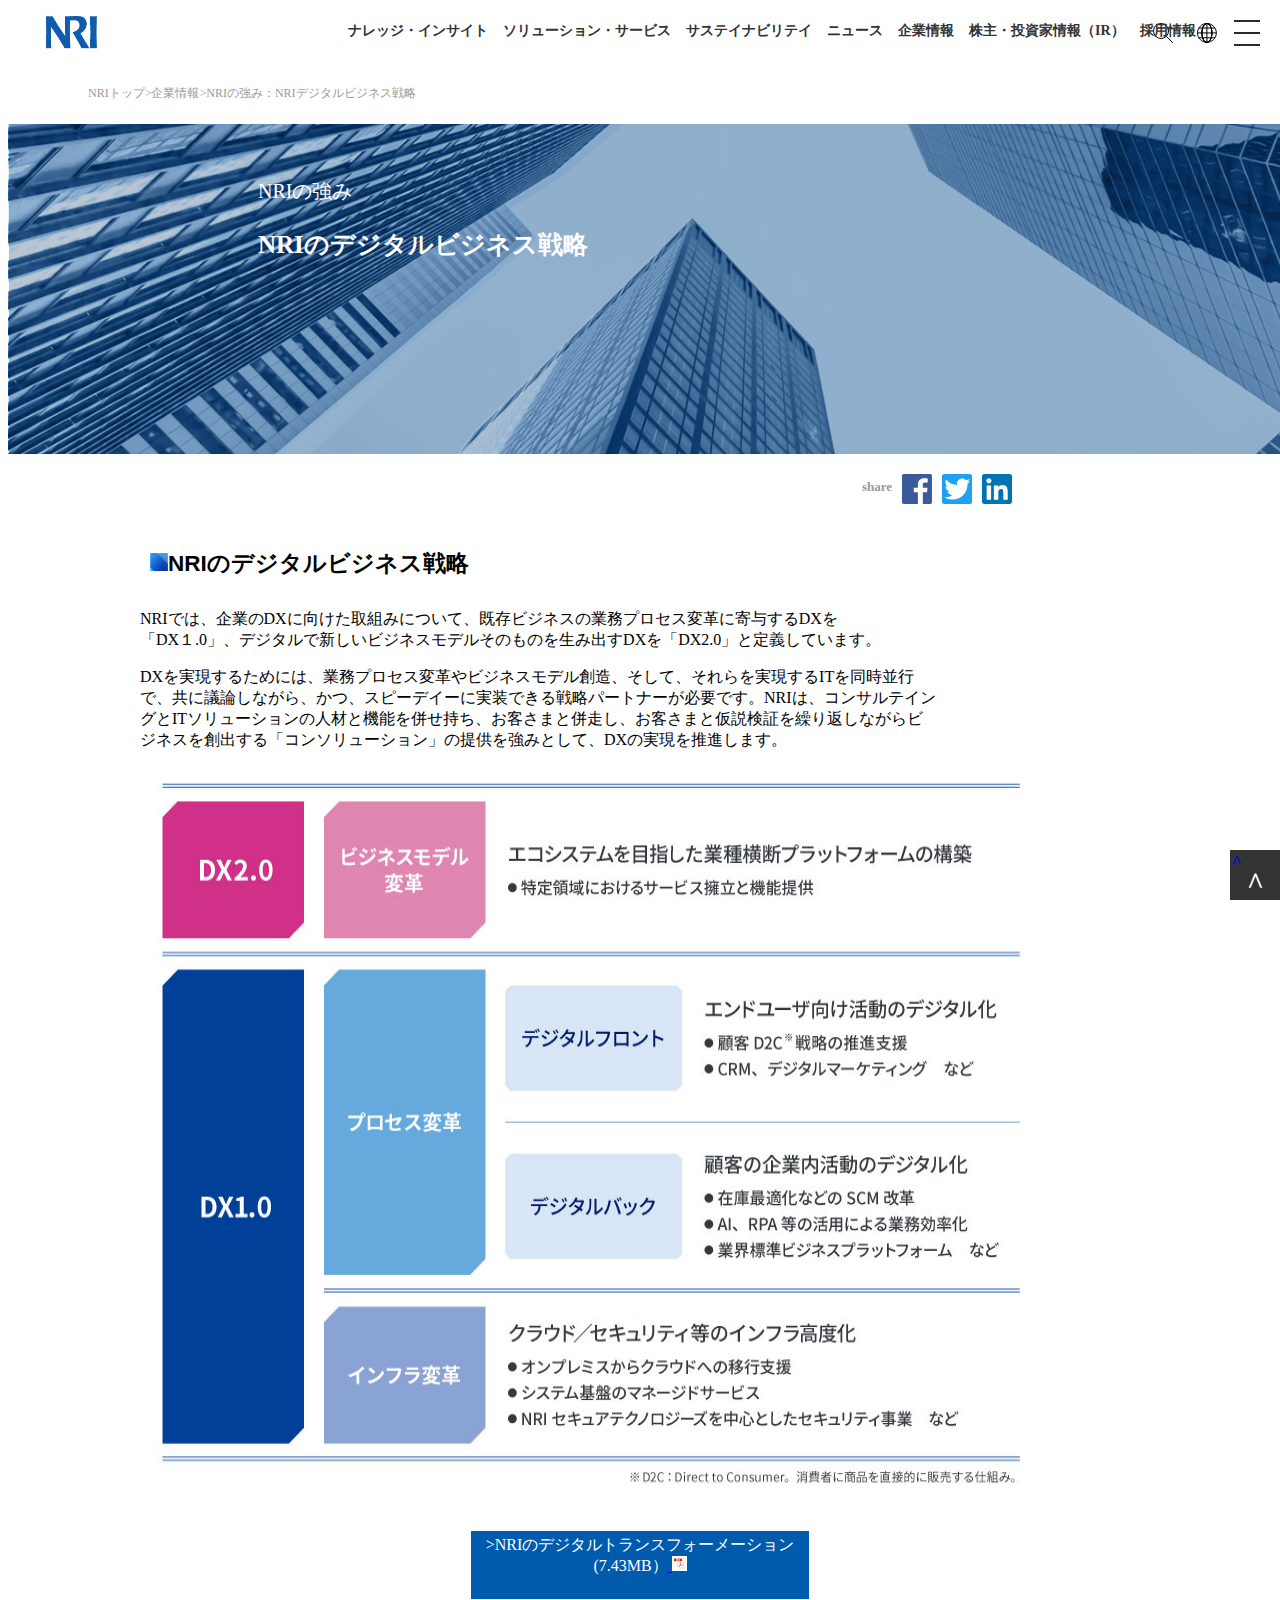
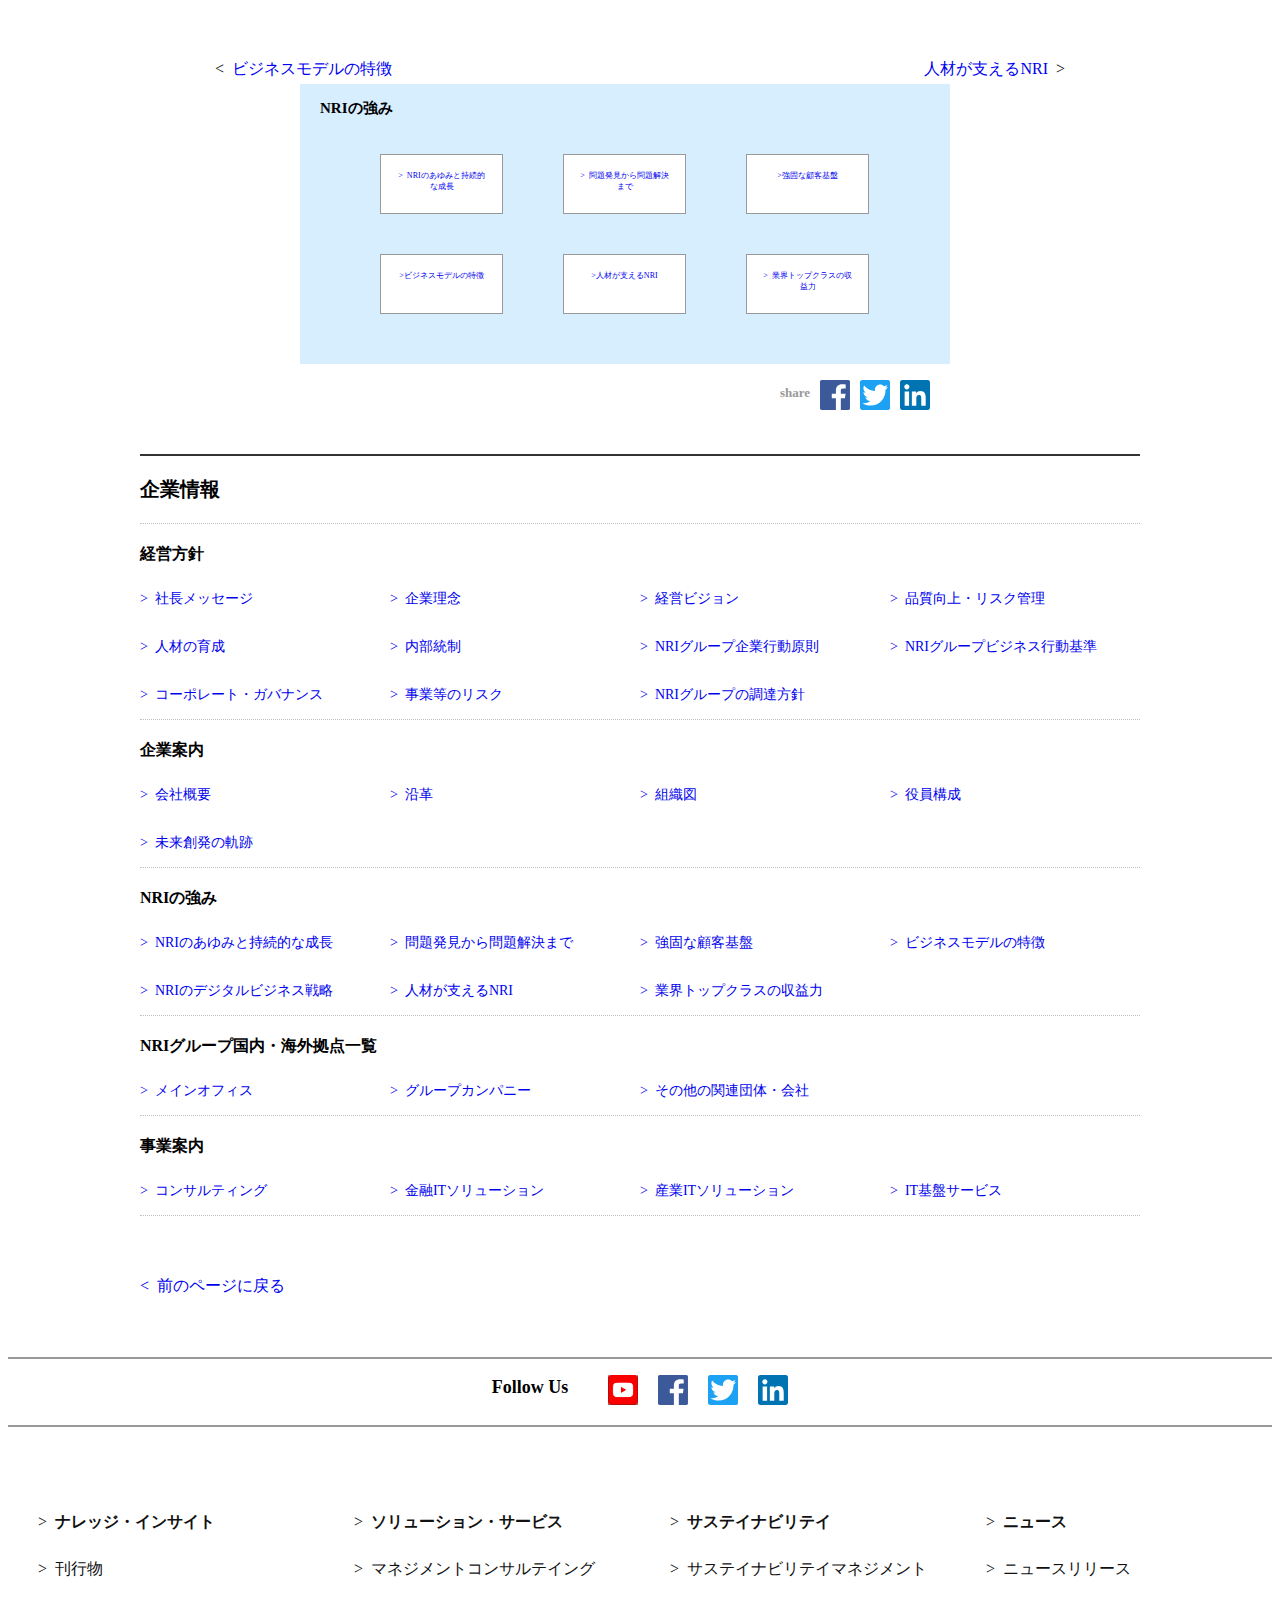
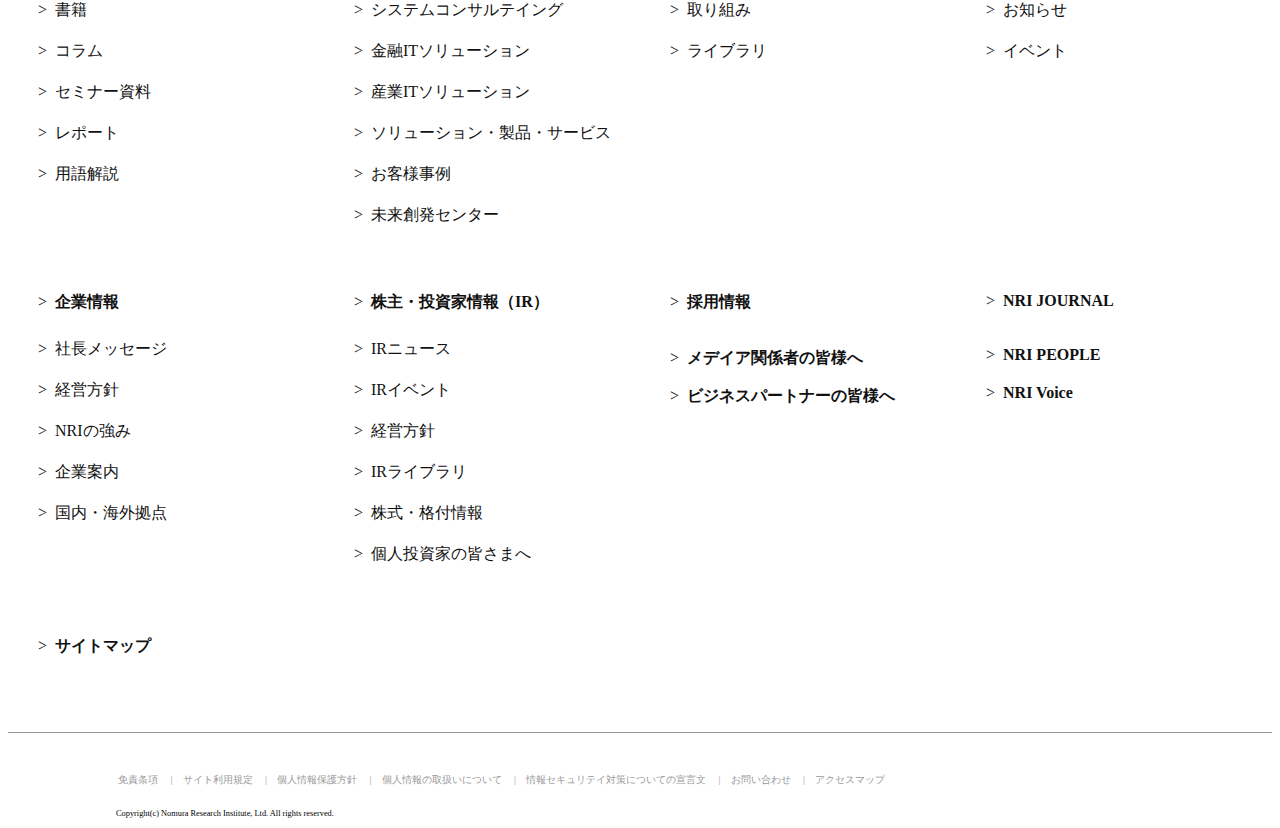
<file: html-nri/index.html>
<!DOCTYPE html>
<html lang="ja">
<head>
  <meta charset="UTF-8">
  <meta name="viewport" content="width=device-width, initial-scale=1">
  <meta name="description" content="NRIの強み:ビジネスモデルの特徴|企業情報｜野村総合研究所（NRI)">
  <title>NRIの強み:ビジネスモデルの特徴｜企業情報｜野村総合研究所（NRI)</title>
  <link rel="stylesheet" href="styles.css">
  <link rel="icon" type="image/png" href="img/favicon.png" sizes="16x16"> </head>
<body>
  <header>
    <div class="container"><img src="img/nrilogo.png" alt="NRI" width="70" height="50"></div>
    <nav>
      <ul class="info">
        <li><a href="#"><span class="head">ナレッジ・インサイト</span></a></li>
        <li><a href="#"><span class="head">ソリューション・サービス</span></a></li>
        <li><a href="#"><span class="head">サステイナビリテイ</span></a></li>
        <li><a href="#"><span class="head">ニュース</span></a></li>
        <li><a href="#"><span class="head">企業情報</span></a></li>
        <li><a href="#"><span class="head">株主・投資家情報（IR）</span></a></li>
        <li><a href="#"><span class="head">採用情報</span></a> </li>
      </ul>
    </nav>
    <div class="headerpicture"> <span class="pic"><img src="img/glass.svg" alt="フリーワード検索" width="30" height="20"></span> <span class="pic"><img src="img/earth.svg" alt="英語表記と中国語表記と海外拠点" width="30" height="20"></span>      </div>
    <!--ハンバーガーメニューボタンを実装してみる  -->
    <!-- ここから -->
    <div class="hamburger-menu">
      <div class="hamburger-menu-line line-top"></div>
      <div class="hamburger-menu-line line-middle"></div>
      <div class="hamburger-menu-line line-bottom"></div>
    </div>
    <!-- ここまで -->
    <nav class="bread">
      <ul class="bread-list">
        <li>NRIトップ</li>
        <li>&gt;企業情報</li>
        <li>&gt;NRIの強み：NRIデジタルビジネス戦略</li>
      </ul>
    </nav>
  </header>
  <div class="text-message"> <img src="img/h1_whats_2.jpg" width="1450" height="330" alt="" aria-hidden="true" id="picture2">
    <h1>NRIの強み</h1>
    <p>NRIのデジタルビジネス戦略</p>
  </div>
  <ul class="SNSbutton">
    <li><a href="#"><span class="pic"><img src="img/icon-facebook.svg" alt="facebookでシェア" width="30" height="30"></span></a></li>
    <li><a href="#"><span class="pic"><img src="img/icon-twitter.svg" alt="Twitterでシェア" width="30" height="30"></span></a></li>
    <li><a href="#"><span class="pic"><img src="img/icon-linkedin.svg" alt="linkedinでシェア" width="30" height="30"></span></a></li>
  </ul>
  <div class="maincontainer">
    <section class="topics">
      <h2><span class="pic"><img src="img/bg-heading-h2.png" alt="ブルーbutton" width="18" height="18" >NRIのデジタルビジネス戦略</span></h2>
    </section>
    <div class="NRImessage">
      <p>NRIでは、企業のDXに向けた取組みについて、既存ビジネスの業務プロセス変革に寄与するDXを<br> 「DX１.0」、デジタルで新しいビジネスモデルそのものを生み出すDXを「DX2.0」と定義しています。<br></p>
      <p>DXを実現するためには、業務プロセス変革やビジネスモデル創造、そして、それらを実現するITを同時並行<br> で、共に議論しながら、かつ、スピーデイーに実装できる戦略パートナーが必要です。NRIは、コンサルテイン<br> グとITソリューションの人材と機能を併せ持ち、お客さまと併走し、お客さまと仮説検証を繰り返しながらビ
        <br> ジネスを創出する「コンソリューション」の提供を強みとして、DXの実現を推進します。<br></p>
    </div>
    <div class="picture"> <img src="img/story06_img_01.jpg" width="900" height="730" alt="DXの実現"></div>
    <div class="btn">>NRIのデジタルトランスフォーメーション(7.43MB）<a href="img/NRI_journal_DX2019.pdf" target="_blank">
      <img src="img/images.png" alt="PDF" width="15" height="15"></a></div>
    <div class="NRIstrengths"><a class="NRIbusiness" href="#">&lt;&ensp;ビジネスモデルの特徴</a><a class="NRIhumanresource" href="#">人材が支えるNRI<span class="black">&ensp;&gt;</span></a></div>
    <main>
      <div class="box-header">
        <h3>NRIの強み</h3>
      </div>
      <div class="box-wrapper">
        <div class="NRIstrengthspoint"><a href="#">&gt;&ensp;NRIのあゆみと持続的な成長</a></div>
        <div class="NRIstrengthspoint"><a href="#">&gt;&ensp;問題発見から問題解決まで</a></div>
        <div class="NRIstrengthspoint"><a href="#">&gt;強固な顧客基盤</a></div>
        <div class="NRIstrengthspoint"><a href="#">&gt;ビジネスモデルの特徴</a></div>
        <div class="NRIstrengthspoint"><a href="#">&gt;人材が支えるNRI</a></div>
        <div class="NRIstrengthspoint"><a href="#">&gt;&ensp;業界トップクラスの収益力</a></div>
      </div>
      <ul class="SNSbuttontwo">
        <li><a href="#"><span class="pic"><img src="img/icon-facebook.svg" alt="facebookでシェア" width="30" height="30"></span></a></li>
        <li><a href="#"><span class="pic"><img src="img/icon-twitter.svg" alt="Twitterでシェア" width="30" height="30"></span></a></li>
        <li><a href="#"><span class="pic"><img src="img/icon-linkedin.svg" alt="linkedinでシェア" width="30" height="30"></span></a></li>
      </ul>
    </main>
    <div class="company-infomation">
      <div class="business">企業情報</div>
      <p class="company-infomation-title">経営方針</p>
      <div class="company-common">
        <div class="companygrowth"><a href="#">&gt;&ensp;社長メッセージ</a></div>
        <div class="companygrowth"><a href="#">&gt;&ensp;企業理念</a></div>
        <div class="companygrowth"><a href="#">&gt;&ensp;経営ビジョン</a></div>
        <div class="companygrowth"><a href="#">&gt;&ensp;品質向上・リスク管理</a></div>
        <div class="companygrowth"><a href="#">&gt;&ensp;人材の育成</a></div>
        <div class="companygrowth"><a href="#">&gt;&ensp;内部統制</a></div>
        <div class="companygrowth"><a href="#">&gt;&ensp;NRIグループ企業行動原則</a></div>
        <div class="companygrowth"><a href="#">&gt;&ensp;NRIグループビジネス行動基準</a></div>
        <div class="companygrowth"><a href="#">&gt;&ensp;コーポレート・ガバナンス</a></div>
        <div class="companygrowth"><a href="#">&gt;&ensp;事業等のリスク</a></div>
        <div class="companygrowth"><a href="#">&gt;&ensp;NRIグループの調達方針</a></div>
      </div>
      <div class="company-infomation-title">企業案内</div>
      <div class="company-common">
        <div class="companygrowth"><a href="#">&gt;&ensp;会社概要</a></div>
        <div class="companygrowth"><a href="#">&gt;&ensp;沿革</a></div>
        <div class="companygrowth"><a href="#">&gt;&ensp;組織図</a></div>
        <div class="companygrowth"><a href="#">&gt;&ensp;役員構成</a></div>
        <div class="companygrowth"><a href="#">&gt;&ensp;未来創発の軌跡</a></div>
      </div>
      <div class="company-infomation-title">NRIの強み</div>
      <div class="company-common">
        <div class="companygrowth"><a href="#">&gt;&ensp;NRIのあゆみと持続的な成長</a></div>
        <div class="companygrowth"><a href="#">&gt;&ensp;問題発見から問題解決まで</a></div>
        <div class="companygrowth"><a href="#">&gt;&ensp;強固な顧客基盤</a></div>
        <div class="companygrowth"><a href="#">&gt;&ensp;ビジネスモデルの特徴</a></div>
        <div class="companygrowth"><a href="#">&gt;&ensp;NRIのデジタルビジネス戦略</a></div>
        <div class="companygrowth"><a href="#">&gt;&ensp;人材が支えるNRI</a></div>
        <div class="companygrowth"><a href="#">&gt;&ensp;業界トップクラスの収益力</a></div>
      </div>
      <div class="company-infomation-title">NRIグループ国内・海外拠点一覧</div>
      <div class="company-common">
        <div class="companygrowth"><a href="#">&gt;&ensp;メインオフィス</a></div>
        <div class="companygrowth"><a href="#">&gt;&ensp;グループカンパニー</a></div>
        <div class="companygrowth"><a href="#">&gt;&ensp;その他の関連団体・会社</a></div>
      </div>
      <div class="company-infomation-title">事業案内</div>
      <div class="company-common">
        <div class="companygrowth"><a href="#">&gt;&ensp;コンサルティング</a></div>
        <div class="companygrowth"><a href="#">&gt;&ensp;金融ITソリューション</a></div>
        <div class="companygrowth"><a href="#">&gt;&ensp;産業ITソリューション</a></div>
        <div class="companygrowth"><a href="#">&gt;&ensp;IT基盤サービス</a></div>
      </div>
    </div>
    <div class="back"><a href="#">&lt;&ensp;前のページに戻る</a></div>
  </div>
  <div class="SNSsharebutton">
    <p>Follow Us</p>
    <ul class="sns-button-list">
      <li class="sns-button-list-item"><a href="#"><img src="img/icon-YouTube.png" alt="YouTubeでシェア" width="30" height="30"></a></li>
      <li class="sns-button-list-item"><a href="#"><img src="img/icon-facebook.svg" alt="facebookでシェア" width="30" height="30"></a></li>
      <li class="sns-button-list-item"><a href="#"><img src="img/icon-twitter.svg" alt="Twitterでシェア" width="30" height="30"></a></li>
      <li class="sns-button-list-item"><a href="#"><img src="img/icon-linkedin.svg" alt="linkedinでシェア" width="30" height="30"></a></li>
    </ul>
  </div>
  <div class="knowledge">
    <div class="knowledge-item">
      <div class="common"><a href="#">&gt;&ensp;ナレッジ・インサイト</a></div>
      <ul class="knowledgepoint">
        <li class="knowledgepoint-item"><a href="#">&gt;&ensp;刊行物</a></li>
        <li class="knowledgepoint-item"><a href="#">&gt;&ensp;書籍</a></li>
        <li class="knowledgepoint-item"><a href="#">&gt;&ensp;コラム</a></li>
        <li class="knowledgepoint-item"><a href="#">&gt;&ensp;セミナー資料</a></li>
        <li class="knowledgepoint-item"><a href="#">&gt;&ensp;レポート</a></li>
        <li class="knowledgepoint-item"><a href="#">&gt;&ensp;用語解説</a></li>
      </ul>
    </div>
    <div class="knowledge-item">
      <div class="common"><a href="#">&gt;&ensp;ソリューション・サービス</a></div>
      <ul class="knowledgepoint">
        <li class="knowledgepoint-item"><a href="#">&gt;&ensp;マネジメントコンサルテイング</a></li>
        <li class="knowledgepoint-item"><a href="#">&gt;&ensp;システムコンサルテイング</a></li>
        <li class="knowledgepoint-item"><a href="#">&gt;&ensp;金融ITソリューション</a></li>
        <li class="knowledgepoint-item"><a href="#">&gt;&ensp;産業ITソリューション</a></li>
        <li class="knowledgepoint-item"><a href="#">&gt;&ensp;ソリューション・製品・サービス</a></li>
        <li class="knowledgepoint-item"><a href="#">&gt;&ensp;お客様事例</a></li>
        <li class="knowledgepoint-item"><a href="#">&gt;&ensp;未来創発センター</a></li>
      </ul>
    </div>
    <div class="knowledge-item">
      <div class="common"><a href="#">&gt;&ensp;サステイナビリテイ</a></div>
      <ul class="knowledgepoint">
        <li class="knowledgepoint-item"><a href="#">&gt;&ensp;サステイナビリテイマネジメント</a></li>
        <li class="knowledgepoint-item"><a href="#">&gt;&ensp;取り組み</a></li>
        <li class="knowledgepoint-item"><a href="#">&gt;&ensp;ライブラリ</a></li>
      </ul>
    </div>
    <div class="knowledge-item">
      <div class="common"><a href="#">&gt;&ensp;ニュース</a></div>
      <ul class="knowledgepoint">
        <li class="knowledgepoint-item"><a href="#">&gt;&ensp;ニュースリリース</a></li>
        <li class="knowledgepoint-item"><a href="#">&gt;&ensp;お知らせ</a></li>
        <li class="knowledgepoint-item"><a href="#">&gt;&ensp;イベント</a></li>
      </ul>
    </div>
    <div class="knowledge-item">
      <div class="common"><a href="#">&gt;&ensp;企業情報</a></div>
      <ul class="knowledgepoint">
        <li class="knowledgepoint-item"><a href="#">&gt;&ensp;社長メッセージ</a></li>
        <li class="knowledgepoint-item"><a href="#">&gt;&ensp;経営方針</a></li>
        <li class="knowledgepoint-item"><a href="#">&gt;&ensp;NRIの強み</a></li>
        <li class="knowledgepoint-item"><a href="#">&gt;&ensp;企業案内</a></li>
        <li class="knowledgepoint-item"><a href="#">&gt;&ensp;国内・海外拠点</a></li>
      </ul>
    </div>
    <div class="knowledge-item">
      <div class="common"><a href="#">&gt;&ensp;株主・投資家情報（IR）</a></div>
      <ul class="knowledgepoint">
        <li class="knowledgepoint-item"><a href="#">&gt;&ensp;IRニュース</a></li>
        <li class="knowledgepoint-item"><a href="#">&gt;&ensp;IRイベント</a></li>
        <li class="knowledgepoint-item"><a href="#">&gt;&ensp;経営方針</a></li>
        <li class="knowledgepoint-item"><a href="#">&gt;&ensp;IRライブラリ</a></li>
        <li class="knowledgepoint-item"><a href="#">&gt;&ensp;株式・格付情報</a></li>
        <li class="knowledgepoint-item"><a href="#">&gt;&ensp;個人投資家の皆さまへ</a></li>
      </ul>
    </div>
    <div class="knowledge-item">
      <div class="common"><a href="#">&gt;&ensp;採用情報</a></div>
      <ul class="knowledgepoint">
        <li class="knowledgepoint-tool"><a href="#">&gt;&ensp;メデイア関係者の皆様へ</a></li>
        <li class="knowledgepoint-tool"><a href="#">&gt;&ensp;ビジネスパートナーの皆様へ</a></li>
      </ul>
    </div>
    <div class="knowledge-item">
      <div class="common"><a href="#">&gt;&ensp;NRI JOURNAL</a></div>
      <ul class="knowledgepoint">
        <li class="knowledgepoint-tool"><a href="#">&gt;&ensp;NRI PEOPLE</a></li>
        <li class="knowledgepoint-tool"><a href="#">&gt;&ensp;NRI Voice</a></li>
      </ul>
    </div>
    <div class="sitemap"><a href="#">&gt;&ensp;サイトマップ</a></div>
  </div>
  <footer class="footer">
    <nav class="footer-navigation">
      <div class="footer-navigation-list">
        <ul class="footer-item">
          <li class="footer-item"><a href="#">免責条項</a></li>
          <li class="footer-item"><a href="#">サイト利用規定</a></li>
          <li class="footer-item"><a href="#">個人情報保護方針</a></li>
          <li class="footer-item"><a href="#">個人情報の取扱いについて</a></li>
          <li class="footer-item"><a href="#">情報セキュリテイ対策についての宣言文</a></li>
          <li class="footer-item"><a href="#">お問い合わせ</a></li>
          <li class="footer-item"><a href="#">アクセスマップ</a></li>
        </ul>
        <p><small>Copyright(c) Nomura Research Institute, Ltd. All rights reserved.</small></p>
      </div>
      <div id="page_top"><a href="#">&and;</a></div>
    </nav>
  </footer>
</body>
</html>
</file>
<file: styles.css>
.container{
position: absolute;left:-190px ;
margin-left: 230px;
}

.info{
list-style-type: none;
display: flex;
position: absolute;top:10px;
margin-left:300px;
font-size: 12px;
}

.head{
  margin-right: 15px;
  text-decoration: none;
  display: inline-block;
  font-size: 14px;
  color: #333;
  font-weight: bolder;
}

.headerpicture{
  float: right;
  margin-right: 50px;
  margin-top: 15px;
  cursor: pointer;
}
:root {
  --hamburger-menu-size: 50px; /* メニューの大きさ */
  --hamburger-menu-padding: 12px;
  --hamburger-menu-border-px: 2px; /* 線の太さ */
  --hamburger-menu-border-color: #342534; /* 線の色 */
}
.hamburger-menu{
  cursor: pointer;
  position: relative;
  width: 50px;
  height: 50px;
  margin-left: auto;
}

.hamburger-menu-line{
  position: absolute;
  transition: var(--hamburger-menu-transition);
  width: calc(100% - var(--hamburger-menu-padding) * 2);
  height: var(--hamburger-menu-border-px);
  background-color: var(--hamburger-menu-border-color);
}

.line-top{
  top: var(--hamburger-menu-padding);
  left: var(--hamburger-menu-padding);
}

.line-middle{
  top: calc(50% - var(--hamburger-menu-border-px)/2);
  left: var(--hamburger-menu-padding);
}

.line-bottom{
  bottom: var(--hamburger-menu-padding);
  left: var(--hamburger-menu-padding);
}

.pic{
  margin-left: 10px;
}


.bread-list{
  list-style-type: none;
  font-size: 12px;
  color: #999;
  font-weight: lighter;
  padding-top:15px;
  display: flex;
  margin-left: 40px;
}

.topbread::before{
content: ">";
color:#999;
}

.topbread::after{
  content:"";
}

.topbread{
  margin-left: 30px;
}

#picture2{
  object-fit: cover;
}

.text-message{
  padding-top: 10px;
  object-fit: scale-down;
}

.text-message h1{
position: absolute;
font-size: 20px;
margin-left: 250px;
margin-top: -280px;
color: #fff;
font-weight: lighter;
}

.text-message P{
  position: absolute;
  font-size: 25px;
  margin-left: 250px;
  margin-top: -230px;
  color: #fff;
  font-weight: bolder;
}

.SNSbutton::before{
  content:"share";
  color:#999;
  font-weight: bold;
  font-size:13px;
  margin-top:5px;
}

.SNSbutton::after{
  content:"";
  margin-top:-10px;
  margin-left: 260px;
}

 .SNSbutton{
  border-style: none;
  vertical-align: middle;
  display: flex;
  float: right;
  list-style-type: none;
  cursor: pointer;
 }

.topics{
 font-family: sans-serif;
  font-size: 15px;
  margin-bottom: 30px;
  margin-top: 90px;
  padding-right: 50px;
  text-align: left;
}
.NRImessage p{
  font-size: 16px;
  font-weight: normal;
  text-align: left;
}
.picture{
  text-align: left;
}
.btn{
  display: block;
  width: 330px;
  height: 60px;
  background: #005bac;
  color: #fff;
  text-align: center;
  margin: auto;
  padding: 4px;
  cursor: pointer;
  overflow-x: hidden;
  text-decoration: none;
  outline: none;
  margin-top: 30px;
  margin-bottom: 60px;
  font-size: 16px;
}

.btn:hover{
  opacity: 0.8;
}
.NRIstrengths{
  width: 85%;
  display: inline-block;
}
.NRIbusiness{
text-decoration: none;
float: left;
}
.NRIbusiness::first-letter{
  color: #111111;
}
.NRIbusiness:hover{
  text-decoration: underline;
}
.black{
  color:#111111;
}
.NRIhumanresource{
  text-decoration: none;
  float: right;
}
.NRIhumanresource:hover{
  text-decoration: underline;
}
h3{
text-align: left;
font-size: 15px;
margin-left: 180px;
}
.box-header{
  display:flex;
  flex-wrap: wrap;
  padding:0px;
  width: 550px;
  height:0px;
  background-color:#D7EEFF;	
}
.box-wrapper{
 display:flex;
  flex-wrap: wrap;
  padding:50px;
  width: 550px;
  height: 180px;
  margin-left: 160px;
  background-color:#D7EEFF;	
}

.SNSbuttontwo{
  border-style: none;
  vertical-align: middle;
  display: flex;
  list-style-type: none;
  cursor: pointer;
  margin-left: 600px;
}
.SNSbuttontwo::before{
  content:"share";
  color:#999;
  font-weight: bold;
  font-size:13px;
  margin-top:5px;
}

.SNSbuttontwo::after{
  content:"";
  margin-top:-10px;
  margin-left: 260px;
}

.NRIstrengthspoint {
  background-color: #fff;
  border: 1px solid #999;
  width: 123px;
  height: 60px;
  box-sizing: border-box;
  text-align: center;
  margin: 20px 30px;
  padding: 15px;
  font-size:8px;
  color: #0c269a;
  cursor: pointer;
  line-height: -10px;
  
}
.NRIstrengthspoint a{
  text-decoration: none;
}
.NRIstrengthspoint:hover{
  background-color:#EEEEEE;	
}

hr{
  margin: 150px;
}

.company-infomation{
  text-align: left;
  width: 1000px;
  left: 50%;
  margin: auto;
}
.business{
margin-top: 40px;
font-weight: bolder;
font-size: 20px;
text-align: left;
padding:20px 0px;
}

.business{
  border-top: 2px solid #333;
  border-bottom: 1px dotted #C0C0C0;
}

.company-infomation-title{
margin-top: 10px;
font-weight: bolder;
font-size: 16px;
text-align: left;
padding:10px 0px;
margin-bottom: 0px;
}

.company-common{
  display:flex;
  flex-wrap: wrap;
  width: 100%;
  border-bottom: 1px dotted #C0C0C0;
}
.company{
margin-top: 10px;
font-weight: bolder;
font-size: 16px;
text-align: left;
border-top:1px dotted #C0C0C0;
padding:25px ;
}


.companygrowth{
width: 25%;
margin: 15px 0px;
text-decoration: none;
cursor: pointer;
font-size: 14px;
color: #0c269a;
}
.companygrowth:hover{
  text-decoration: underline;
}
.companygrowth a{
  text-decoration: none;
}




.back{
  padding: 60px 0px;
  font-size: 16px; 
  text-align: left;
  color: #0c269a;
}
.back:hover{
  text-decoration: underline;
}
.back a{
  text-decoration: none;
}
.SNSsharebutton {
  display: flex;
  justify-content:center;
  border-top: 2px #999 solid;
  border-bottom: 2px #999 solid;
}
.SNSsharebutton p{
 font-weight: bold;
 font-size: 18px;
}
.sns-button-list {
  display: flex;
}
.sns-button-list-item {
  list-style: none;
}
.sns-button-list-item:not(:first-child) {
  margin-left: 20px;
}

/* .SNSsharebutton{
  display:flex;
  margin-left: 300px;
  justify-content: space-evenly;
   vertical-align: middle;
   list-style-type: none;
   cursor: pointer;
   margin-top: 40px; 
}
.SNSsharebutton::before{
  content:"Follow Us";
  color:#333;
  font-weight: bolder;
  font-size:20px;
}
.SNSsharebutton::after{
  content:"";
  margin-top:-10px;
  margin-left: 260px; 
} */
.maincontainer{
  width: 1000px;
  text-align: center;
  left:50%;
  margin: auto;
}

.knowledge {
  display: flex;
  flex-wrap: wrap;
  width: 100%;
  max-width: 1280px;
  margin-top: 45px;
  justify-content: space-between;
  margin-left: 30px;
}

.knowledge-item {
width: 25%;
margin-top: 40px;
}
.common{
  font-weight: bold;
}
.common::first-letter{
  font-weight: normal;
}
.common a{
  text-decoration: none;
  color: #111111;
}
.knowledgepoint {
  padding:0px;
}

.knowledgepoint-item {
  list-style-type: none;
  padding:10px 0px;
}
.knowledgepoint-item a{
  text-decoration: none;
  color: #111111;
}
.knowledgepoint-item a:hover{
  text-decoration: underline;
}

.knowledgepoint-tool{
 list-style-type: none;
 padding-top: 20px;
}
.knowledgepoint-tool a{
  color: #111111;
  text-decoration: none;
  font-weight: bold;
 line-height: 5px;
}
.knowledgepoint-tool::first-letter{
  text-decoration: none;
  font-weight: normal;
}
.knowledgepoint-tool:hover{
  text-decoration: underline;
}
.common a:hover{
  text-decoration: underline;
}

.sitemap{
  padding: 45px 0px;
}
.sitemap a{
  color: #111111;
 font-weight: bold;
 text-decoration: none;
}
.sitemap::first-letter{
font-weight: normal;
}

.sitemap a:hover{
  text-decoration: underline;
  cursor: pointer;
}
.footer{
  margin-top: 30px;
  padding-top: 30px;
  border-top: 1px solid #999;
}
.footer-item{
  list-style-type: none;
  display: inline-block;
  font-size: 10px;
  color: #999;
}
.footer-item a{
text-decoration: none;
font-size: 10px;
color: #999;
}
.footer-item:hover{
  text-decoration: underline;
}
.footer-item:not(:first-of-type)::before{
  content:"|";
  margin: 0px 10px;
  color: #999;
}
.footer-navigation-list{
 margin-left: 70px;
}

.footer-navigation-list p{
  font-size: 10px;
  margin-left: 38px;
}

#page_top{
  width: 50px;
  height: 50px;
  position: fixed;
  right: 0;
  bottom: 0;
  background:#333;
  opacity: 1.5;
}
#page_top a{
  position: relative;
  display: block;
  width: 50px;
  height: 50px;
  text-decoration: none;
}
#page_top a::before{
  content: "∧";
  font-size: 25px;
  color: #fff;
  position: absolute;
  width: 25px;
  height: 25px;
  top: 0;
  bottom: 0;
  right: 0;
  left: 0;
  margin: auto;
  text-align: center;
}
</file>
<file: html-nkou/styles.css>
.right-info{
  color: #999;
  font-size: 13px;
  padding-left: 165px;
  padding-bottom: 25px;
}
.right-letter :last-child{
  color: navy;
  font-weight: bolder;
  border-right: none;
}
.top-header{
  background-color: #fafbfd;
}
.enter{
  color: navy;
  font-size: 10px;
  font-weight: bolder;
  text-align: center;
  margin-top: 50px;
}
.time{
  color: #999;
  font-size: 10px;
  text-align: center;
}

.infomation{
  color: red;
  font-size: 9px;
  font-weight: bolder;
  text-align: left;
}
#pic{
  object-fit: cover;
}
.about{
  position: absolute;
  font-size: 25px;
  margin-top: -430px;
  margin-left: 140px;
  font-weight:bold;
  text-decoration: underline;
  color: #FFF;
}
.policy{
  background-color: #f0f3f8;
  width: 100%;
  height: 150px;
  padding:30px;
}
.introduction h1{
  position: absolute;
  color:#FFF;
  font-size: 60px;
  margin-top: -390px;
  margin-left: 140px;
  font-weight:bold;
}
.skill{
  position: absolute;
  color:#FFF;
  margin-top: -300px;
  margin-left: 140px;
  font-weight:bold;
  font-size: 20px;
  line-height: 2.0em;
}
.education{
font-weight: bolder;
font-size: 40px;
color: navy;
display: flex;
justify-content: center;
margin-top: 20px;
}

.education-action{
  margin-top: 60px;
  margin-left: 200px;
  line-height: 2;
  letter-spacing: 0.06em;
}
.pic-triangle{
  margin-left: 450px;
  margin-top: 40px;
}
.box-item-first{
  background-color:#F5F5F5;
  border: 0px solid #999;
  width: 280px;
  height: 80px;
  box-sizing: border-box;
  text-align: center;
  margin-left: 750px;
  margin-top: -250px;

}
.box-title{
  color: navy;
  font-size: 15px;
  font-weight: bold;
  margin-bottom: 15px;
  padding-top: 15px;
}
.box-item-second{
  background-color:#F5F5F5;
  border: 0px solid #999;
  width: 280px;
  height: 80px;
  box-sizing: border-box;
  text-align: center;
  margin-left: 750px;
  margin-top: 10px;
}
.box-item-third{
  background-color:#F5F5F5;
  border: 0px solid #999;
  width: 280px;
  height: 80px;
  box-sizing: border-box;
  text-align: center;
  margin-left: 750px;
  margin-top: 10px;
}

.tbl-bdr table,.tbl-bdr td,.tbl-bdr th {
  border-collapse: collapse;
  vertical-align: middle;
  /* border-right:0px solid #999; */
  }
  .right-line {
    border-right:1px solid #999;
    }

  .tbl-bdr a{
    text-decoration: none;
    color: #333;
    font-weight: bold;
  }

  .feature-one{
    background-color: #f0f3f8;
    width: 100%;
    height: 150px;
    padding:30px;
    margin-top: 75px;
  }
  .center-line{
    width: 1px;
    height: 80px;
    background-color: navy;
  }
  .position-center-line{
    margin-left: 650px;
    margin-top: 20px;
  }
  .under-center-line{
    margin-left: 680px;
    margin-top: 20px;
  }
  .number-one{
    font-family: Frank Ruhl Libre,serif;
    font-size: 60px;
    color: navy;
    line-height: 1;
    letter-spacing: .12em;
    margin-left: 150px;
    margin-top: 100px;
  }
  .learn{
    font-weight: bolder;
    line-height: 2;
    letter-spacing: 0.06em;
    font-size: 20px;
    margin-left: 150px;
  }
  .detail-hightschool{
    line-height: 2;
    letter-spacing: 0.06em;
    font-size: 18px;
    margin-left: 150px;
  }
  .lesson{
    margin-left: 150px;
    color: navy;
    font-weight: bold;
    margin-top: 30px;
  }
  .convenience-pic-one{
    margin-left: 800px;
    margin-top: -330px;
  }
  .convenience-pic-second{
    margin-left: 150px;
    margin-top: 80px;
  }
  .number-second{
    font-family: Frank Ruhl Libre,serif;
    font-size: 60px;
    color: navy;
    line-height: 1;
    letter-spacing: .12em;
    margin-left: 800px;
    margin-top: -330px;
  }
  .future{
    font-weight: bolder;
    line-height: 2;
    letter-spacing: 0.06em;
    font-size: 20px;
    margin-left: 800px;
  }
  .learn-second{
    line-height: 2;
    letter-spacing: 0.06em;
    font-size: 18px;
    margin-left: 800px;
  }
  .lesson-experience{
    margin-left: 800px;
    color: navy;
    font-weight: bold;
    margin-top: 30px;
  }
  .number-third{
    font-family: Frank Ruhl Libre,serif;
    font-size: 60px;
    color: navy;
    line-height: 1;
    letter-spacing: .12em;
    margin-left: 150px;
    margin-top: 100px;
  }
  .tool{
    font-weight: bolder;
    line-height: 2;
    letter-spacing: 0.06em;
    font-size: 20px;
    margin-left: 150px;
  }
  .tool-detail{
    line-height: 2;
    letter-spacing: 0.06em;
    font-size: 18px;
    margin-left: 150px;
  }
  .lesson-experience{
    padding-left: 770px;
    color: navy;
    font-weight: bold;
    margin:40px;
    
  }
  .convenience-pic-third{
    margin-left: 800px;
    margin-top: -380px;
  }
  .lesson-experience-two{
    margin-left: 149px;
    color: navy;
    font-weight: bold;
    margin-top: 30px;
  }
  .method{
    margin-left: 150px;
    margin-top: 70px;
    font-weight: bolder;
    padding-top: 40px;
    text-align: left;
  }
  .tool-item{
    display: flex;
    list-style-type: none;
    margin-left: 150px;
    margin-top: 30px;
  }
  .tool-item li::before{
    content:".";
    color: navy;
    font-size: 30px;
    font-weight: bold;
    padding-left: 5px;
  }
  .real-life{
    margin-left: 150px;
    margin-top: 40px;
    font-weight: bolder;
  }
  .other{
    margin-left: 150px;
    margin-top: 40px;
  }
  .way{
    background-color: #f0f3f8;
    width: 1000px;
    height: 350px;
   display: block;
   margin: 0 auto;
  }
  .school{
    width: 1100px;
    background-color:#f0f3f8;
    margin: 0 auto;
    margin-top: 30px;
    padding-top: 15px;
    display: flex;
    justify-content: center;
    align-items: center;
    padding-bottom:15px;
  }
  .about-onlineschool{
    color: navy;
    font-weight: bolder;
    width: 300px;
    display:inline-block;
    font-size: 20px;
  }
  .school-introduce{
  width: 350px;

  }
  .school-event{

    width: 350px;
  }
  .school-introduce-detail{
    border-bottom: solid 0.5px silver;
    line-height: 2em;
    cursor: pointer;
   display:block;
  }
  .school-event-detail {
    border-bottom: solid 0.5px silver;
    line-height: 2em;
    cursor: pointer;
   display:block;
  }
.center-content{
  background-color:#1f286f;
  margin-top: 70px;
  width: 100%;
  padding-bottom: 40px;
}
.container{
  color: #FFF;
  font-family: Gelasio,serif;
  font-size: 22px;
  display: inline-block;
  margin-left: 380px;
  margin-top: 100px;
}
.about-web-hightschool{
  margin-bottom: 20px;
  line-height: 1.8em;
  margin-left: 350px;
  color:#FFF;
  font-size: 25px;
  font-weight: bold;
}
.application{
  margin-left: 650px;
  margin-top: -150px;
}
.application-tool{
  color:#b6bbe0;
}
.application-tool-phone{
  text-align: center;
  color:#FFF;
  padding: 10px;
}
.application-tool-text{
  font-size: 13px;
  color:#b6bbe0;
}
.other-school{
  text-align: center;
  font-size: 26px;
  font-weight: 700;
  color: #272727;
  line-height: 1;
  margin-top: 100px;
}
.school-select{
  margin-top: 50px;
  margin-left: 450px;
}
.top-line{
  margin-top: 60px;
  border-top: 1px solid #C0C0C0;
  border-bottom: 1px solid #C0C0C0;
}
.top-content{
  margin-left: 155px;
  line-height: 2.5em;
}
.nkou-detail{
  display: flex;
  flex-wrap:wrap;
  width: 100%;
  max-width: 1200px;
  margin-top: 45px;
  margin-left: 155px;
}
.school-topics{
  width:20%;
}
.left-line{
  border-left: solid 1px #ccc;
  padding-left: 10px;
}
.common{
  color: #1f286f;
  font-weight: 700;
  font-size: 15px;
  display: block;
  line-height: 1.5em;
}
.common-one{
  margin-top: 50px;
  color: #1f286f;
  font-weight: 700;
  font-size: 15px;
  display: block;
}
.school-purpose-activity{
  list-style-type: none;
  width: 50%;
  line-height: 2.5em;
  font-size: 13px;
}

.school-detail{
  margin-left: 970px;
  position: absolute;
  margin-top: 250px;
  line-height: 2.5em;
  font-size: 13px;
}
.SNSbutton-item{
  display: inline-block;
}
.footer{
  background-color: #f0f3f8;
  width: 1000px;
  height: 300px;
  margin-left:200px;
  margin-top: 100px;
}
.last {
  font-size: 15px;
  line-height: 1.9;
  color: #8d959c;
 text-align: left;
}
.last-text{
  font-size: 10px;
  line-height: 1.9;
  color: #8d959c;
  margin: 0 auto;
}
.last-message{
  text-align: center;
  color: #8d959c;
  font-size: 11px;
  margin-top: 50px;
}
</file>
<file: html-nri/styles.css>
.container{
position: absolute;left:-190px ;
margin-left: 230px;
}

.info{
list-style-type: none;
display: flex;
position: absolute;top:10px;
margin-left:300px;
font-size: 12px;
}

.head{
  margin-right: 15px;
  text-decoration: none;
  display: inline-block;
  font-size: 14px;
  color: #333;
  font-weight: bolder;
}

.headerpicture{
  float: right;
  margin-right: 50px;
  margin-top: 15px;
  cursor: pointer;
}
:root {
  --hamburger-menu-size: 50px; /* メニューの大きさ */
  --hamburger-menu-padding: 12px;
  --hamburger-menu-border-px: 2px; /* 線の太さ */
  --hamburger-menu-border-color: #342534; /* 線の色 */
}
.hamburger-menu{
  cursor: pointer;
  position: relative;
  width: 50px;
  height: 50px;
  margin-left: auto;
}

.hamburger-menu-line{
  position: absolute;
  transition: var(--hamburger-menu-transition);
  width: calc(100% - var(--hamburger-menu-padding) * 2);
  height: var(--hamburger-menu-border-px);
  background-color: var(--hamburger-menu-border-color);
}

.line-top{
  top: var(--hamburger-menu-padding);
  left: var(--hamburger-menu-padding);
}

.line-middle{
  top: calc(50% - var(--hamburger-menu-border-px)/2);
  left: var(--hamburger-menu-padding);
}

.line-bottom{
  bottom: var(--hamburger-menu-padding);
  left: var(--hamburger-menu-padding);
}

.pic{
  margin-left: 10px;
}


.bread-list{
  list-style-type: none;
  font-size: 12px;
  color: #999;
  font-weight: lighter;
  padding-top:15px;
  display: flex;
  margin-left: 40px;
}

.topbread::before{
content: ">";
color:#999;
}

.topbread::after{
  content:"";
}

.topbread{
  margin-left: 30px;
}

#picture2{
  object-fit: cover;
}

.text-message{
  padding-top: 10px;
  object-fit: scale-down;
}

.text-message h1{
position: absolute;
font-size: 20px;
margin-left: 250px;
margin-top: -280px;
color: #fff;
font-weight: lighter;
}

.text-message P{
  position: absolute;
  font-size: 25px;
  margin-left: 250px;
  margin-top: -230px;
  color: #fff;
  font-weight: bolder;
}

.SNSbutton::before{
  content:"share";
  color:#999;
  font-weight: bold;
  font-size:13px;
  margin-top:5px;
}

.SNSbutton::after{
  content:"";
  margin-top:-10px;
  margin-left: 260px;
}

 .SNSbutton{
  border-style: none;
  vertical-align: middle;
  display: flex;
  float: right;
  list-style-type: none;
  cursor: pointer;
 }

.topics{
 font-family: sans-serif;
  font-size: 15px;
  margin-bottom: 30px;
  margin-top: 90px;
  padding-right: 50px;
  text-align: left;
}
.NRImessage p{
  font-size: 16px;
  font-weight: normal;
  text-align: left;
}
.picture{
  text-align: left;
}
.btn{
  display: block;
  width: 330px;
  height: 60px;
  background: #005bac;
  color: #fff;
  text-align: center;
  margin: auto;
  padding: 4px;
  cursor: pointer;
  overflow-x: hidden;
  text-decoration: none;
  outline: none;
  margin-top: 30px;
  margin-bottom: 60px;
  font-size: 16px;
}

.btn:hover{
  opacity: 0.8;
}
.NRIstrengths{
  width: 85%;
  display: inline-block;
}
.NRIbusiness{
text-decoration: none;
float: left;
}
.NRIbusiness::first-letter{
  color: #111111;
}
.NRIbusiness:hover{
  text-decoration: underline;
}
.black{
  color:#111111;
}
.NRIhumanresource{
  text-decoration: none;
  float: right;
}
.NRIhumanresource:hover{
  text-decoration: underline;
}
h3{
text-align: left;
font-size: 15px;
margin-left: 180px;
}
.box-header{
  display:flex;
  flex-wrap: wrap;
  padding:0px;
  width: 550px;
  height:0px;
  background-color:#D7EEFF;	
}
.box-wrapper{
 display:flex;
  flex-wrap: wrap;
  padding:50px;
  width: 550px;
  height: 180px;
  margin-left: 160px;
  background-color:#D7EEFF;	
}

.SNSbuttontwo{
  border-style: none;
  vertical-align: middle;
  display: flex;
  list-style-type: none;
  cursor: pointer;
  margin-left: 600px;
}
.SNSbuttontwo::before{
  content:"share";
  color:#999;
  font-weight: bold;
  font-size:13px;
  margin-top:5px;
}

.SNSbuttontwo::after{
  content:"";
  margin-top:-10px;
  margin-left: 260px;
}

.NRIstrengthspoint {
  background-color: #fff;
  border: 1px solid #999;
  width: 123px;
  height: 60px;
  box-sizing: border-box;
  text-align: center;
  margin: 20px 30px;
  padding: 15px;
  font-size:8px;
  color: #0c269a;
  cursor: pointer;
  line-height: -10px;
  
}
.NRIstrengthspoint a{
  text-decoration: none;
}
.NRIstrengthspoint:hover{
  background-color:#EEEEEE;	
}

hr{
  margin: 150px;
}

.company-infomation{
  text-align: left;
  width: 1000px;
  left: 50%;
  margin: auto;
}
.business{
margin-top: 40px;
font-weight: bolder;
font-size: 20px;
text-align: left;
padding:20px 0px;
}

.business{
  border-top: 2px solid #333;
  border-bottom: 1px dotted #C0C0C0;
}

.company-infomation-title{
margin-top: 10px;
font-weight: bolder;
font-size: 16px;
text-align: left;
padding:10px 0px;
margin-bottom: 0px;
}

.company-common{
  display:flex;
  flex-wrap: wrap;
  width: 100%;
  border-bottom: 1px dotted #C0C0C0;
}
.company{
margin-top: 10px;
font-weight: bolder;
font-size: 16px;
text-align: left;
border-top:1px dotted #C0C0C0;
padding:25px ;
}


.companygrowth{
width: 25%;
margin: 15px 0px;
text-decoration: none;
cursor: pointer;
font-size: 14px;
color: #0c269a;
}
.companygrowth:hover{
  text-decoration: underline;
}
.companygrowth a{
  text-decoration: none;
}




.back{
  padding: 60px 0px;
  font-size: 16px; 
  text-align: left;
  color: #0c269a;
}
.back:hover{
  text-decoration: underline;
}
.back a{
  text-decoration: none;
}
.SNSsharebutton {
  display: flex;
  justify-content:center;
  border-top: 2px #999 solid;
  border-bottom: 2px #999 solid;
}
.SNSsharebutton p{
 font-weight: bold;
 font-size: 18px;
}
.sns-button-list {
  display: flex;
}
.sns-button-list-item {
  list-style: none;
}
.sns-button-list-item:not(:first-child) {
  margin-left: 20px;
}

/* .SNSsharebutton{
  display:flex;
  margin-left: 300px;
  justify-content: space-evenly;
   vertical-align: middle;
   list-style-type: none;
   cursor: pointer;
   margin-top: 40px; 
}
.SNSsharebutton::before{
  content:"Follow Us";
  color:#333;
  font-weight: bolder;
  font-size:20px;
}
.SNSsharebutton::after{
  content:"";
  margin-top:-10px;
  margin-left: 260px; 
} */
.maincontainer{
  width: 1000px;
  text-align: center;
  left:50%;
  margin: auto;
}

.knowledge {
  display: flex;
  flex-wrap: wrap;
  width: 100%;
  max-width: 1280px;
  margin-top: 45px;
  justify-content: space-between;
  margin-left: 30px;
}

.knowledge-item {
width: 25%;
margin-top: 40px;
}
.common{
  font-weight: bold;
}
.common::first-letter{
  font-weight: normal;
}
.common a{
  text-decoration: none;
  color: #111111;
}
.knowledgepoint {
  padding:0px;
}

.knowledgepoint-item {
  list-style-type: none;
  padding:10px 0px;
}
.knowledgepoint-item a{
  text-decoration: none;
  color: #111111;
}
.knowledgepoint-item a:hover{
  text-decoration: underline;
}

.knowledgepoint-tool{
 list-style-type: none;
 padding-top: 20px;
}
.knowledgepoint-tool a{
  color: #111111;
  text-decoration: none;
  font-weight: bold;
 line-height: 5px;
}
.knowledgepoint-tool::first-letter{
  text-decoration: none;
  font-weight: normal;
}
.knowledgepoint-tool:hover{
  text-decoration: underline;
}
.common a:hover{
  text-decoration: underline;
}

.sitemap{
  padding: 45px 0px;
}
.sitemap a{
  color: #111111;
 font-weight: bold;
 text-decoration: none;
}
.sitemap::first-letter{
font-weight: normal;
}

.sitemap a:hover{
  text-decoration: underline;
  cursor: pointer;
}
.footer{
  margin-top: 30px;
  padding-top: 30px;
  border-top: 1px solid #999;
}
.footer-item{
  list-style-type: none;
  display: inline-block;
  font-size: 10px;
  color: #999;
}
.footer-item a{
text-decoration: none;
font-size: 10px;
color: #999;
}
.footer-item:hover{
  text-decoration: underline;
}
.footer-item:not(:first-of-type)::before{
  content:"|";
  margin: 0px 10px;
  color: #999;
}
.footer-navigation-list{
 margin-left: 70px;
}

.footer-navigation-list p{
  font-size: 10px;
  margin-left: 38px;
}

#page_top{
  width: 50px;
  height: 50px;
  position: fixed;
  right: 0;
  bottom: 0;
  background:#333;
  opacity: 1.5;
}
#page_top a{
  position: relative;
  display: block;
  width: 50px;
  height: 50px;
  text-decoration: none;
}
#page_top a::before{
  content: "∧";
  font-size: 25px;
  color: #fff;
  position: absolute;
  width: 25px;
  height: 25px;
  top: 0;
  bottom: 0;
  right: 0;
  left: 0;
  margin: auto;
  text-align: center;
}
</file>
